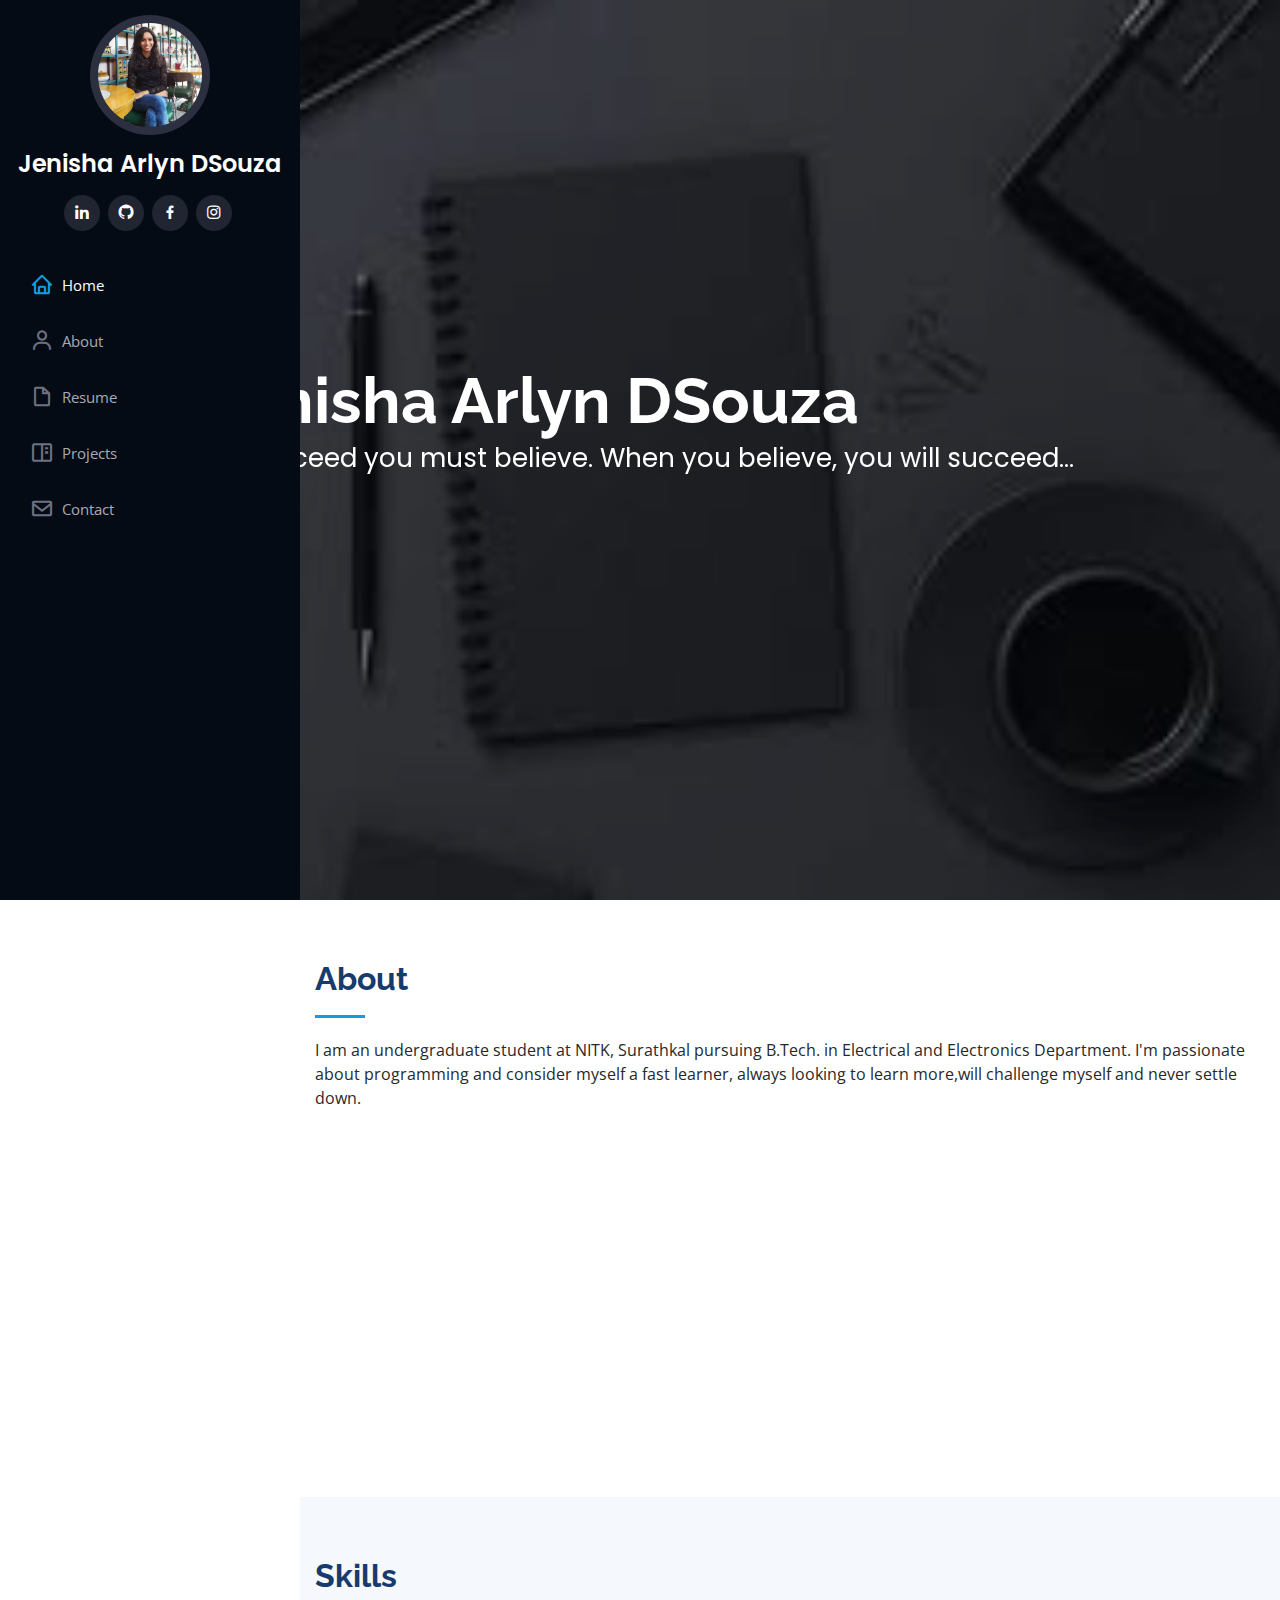
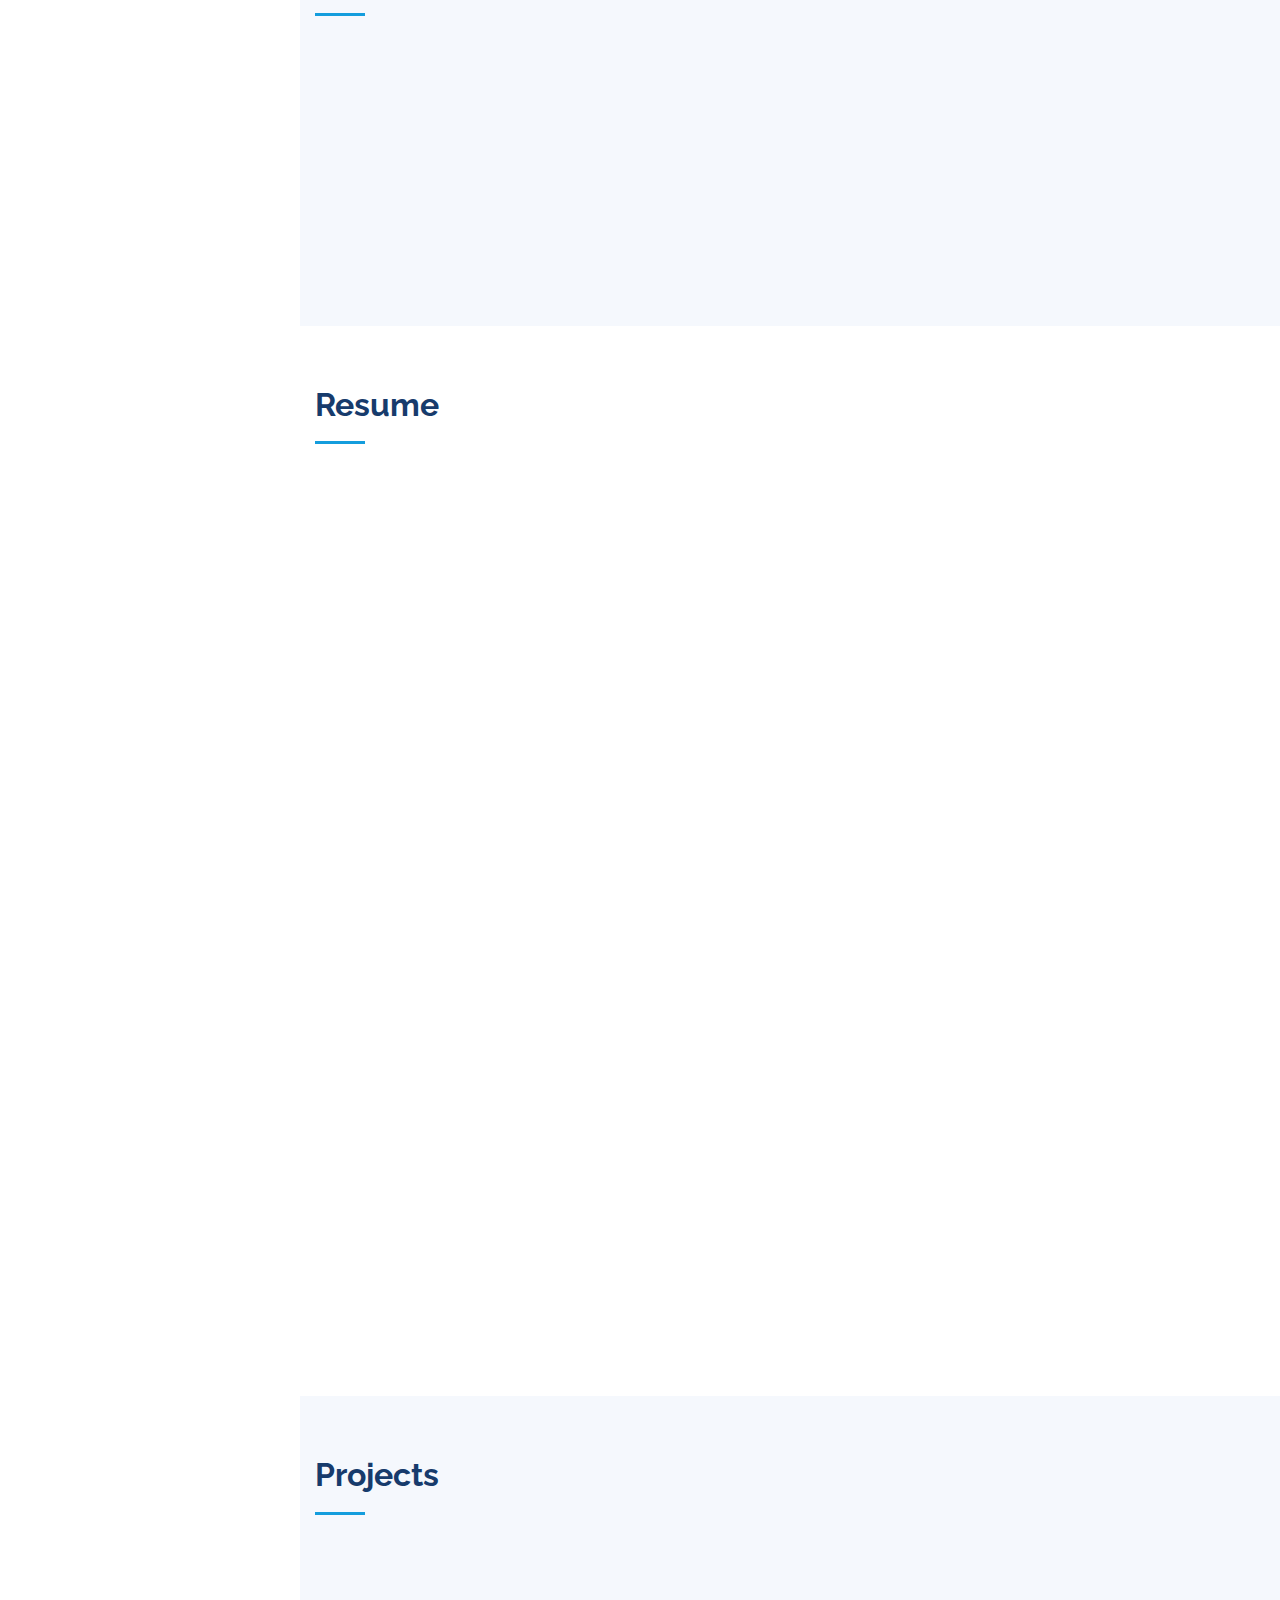
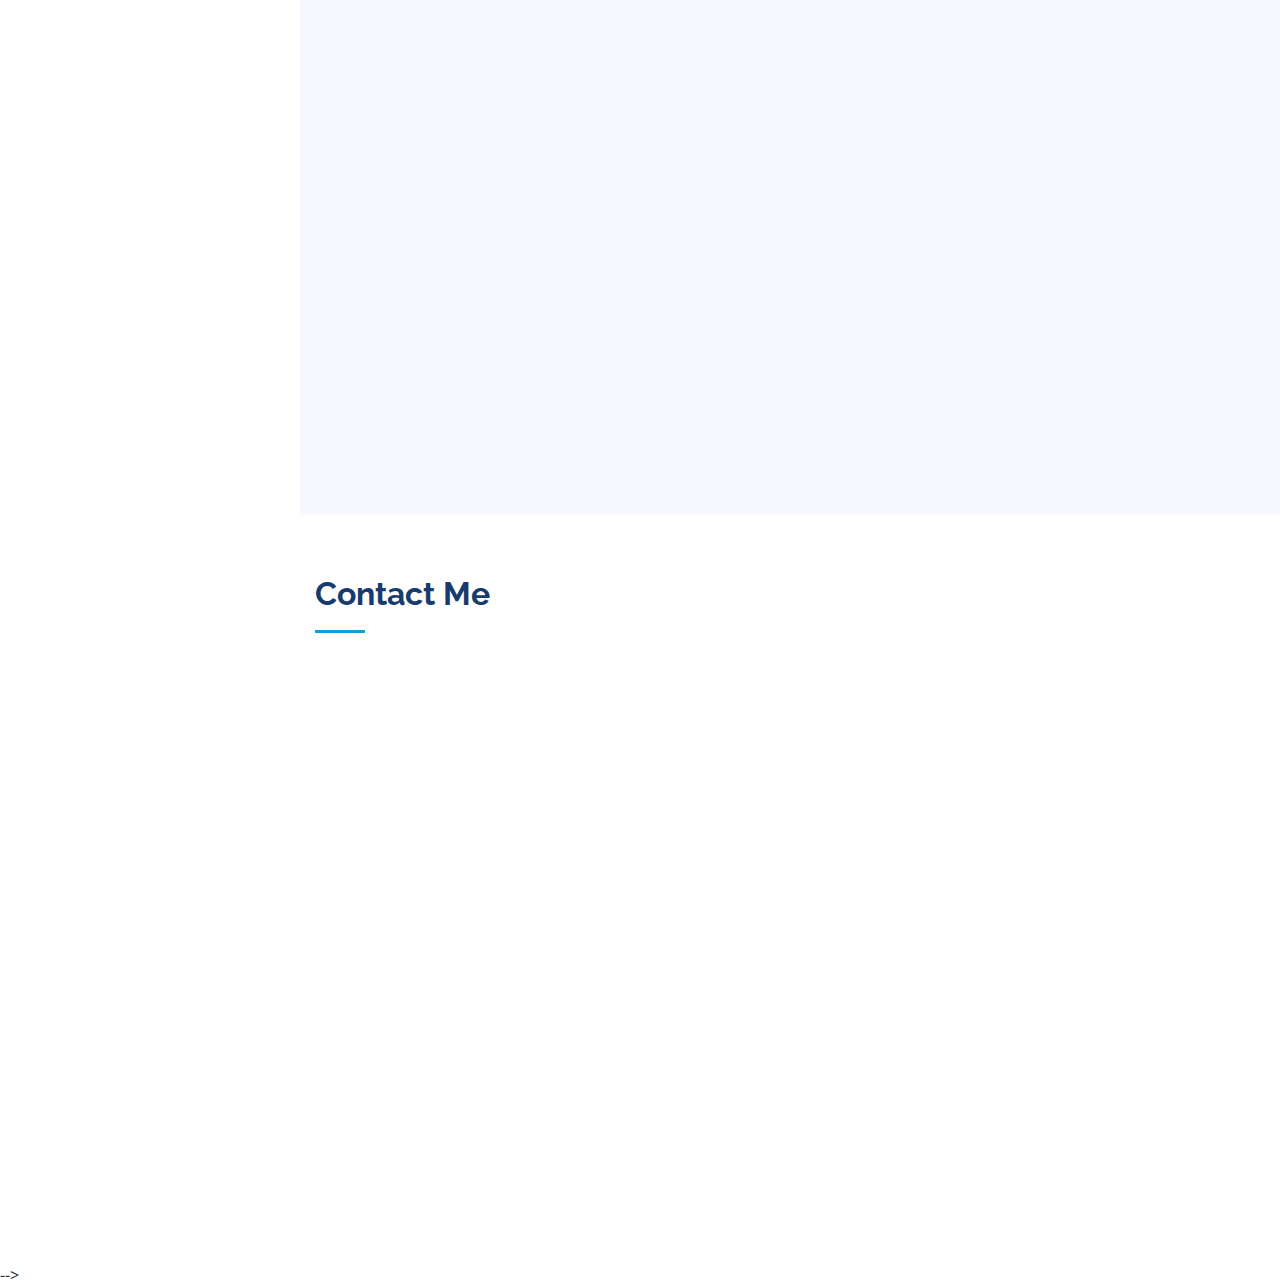
<file: index.html>
<!DOCTYPE html>
<html lang="en">

<head>
  <meta charset="utf-8">
  <meta content="width=device-width, initial-scale=1.0" name="viewport">

  <title>Portfolio Jenisha - Index</title>
  <meta content="" name="descriptison">
  <meta content="" name="keywords">

  <!-- Favicons -->
  <link href="assets/img/favicon.png" rel="icon">
  <link href="assets/img/apple-touch-icon.png" rel="apple-touch-icon">

  <!-- Google Fonts -->
  <link href="https://fonts.googleapis.com/css?family=Open+Sans:300,300i,400,400i,600,600i,700,700i|Raleway:300,300i,400,400i,500,500i,600,600i,700,700i|Poppins:300,300i,400,400i,500,500i,600,600i,700,700i" rel="stylesheet">

  <!-- Vendor CSS Files -->
  <link href="assets/vendor/bootstrap/css/bootstrap.min.css" rel="stylesheet">
  <link href="assets/vendor/icofont/icofont.min.css" rel="stylesheet">
  <link href="assets/vendor/boxicons/css/boxicons.min.css" rel="stylesheet">
  <link href="assets/vendor/venobox/venobox.css" rel="stylesheet">
  <link href="assets/vendor/owl.carousel/assets/owl.carousel.min.css" rel="stylesheet">
  <link href="assets/vendor/aos/aos.css" rel="stylesheet">

  <!-- Template Main CSS File -->
  <link href="assets/css/style.css" rel="stylesheet">

  <!-- =======================================================
  * Template Name: iPortfolio - v1.2.1
  * Template URL: https://bootstrapmade.com/iportfolio-bootstrap-portfolio-websites-template/
  * Author: BootstrapMade.com
  * License: https://bootstrapmade.com/license/
  ======================================================== -->
</head>

<body>

  <!-- ======= Mobile nav toggle button ======= -->
  <button type="button" class="mobile-nav-toggle d-xl-none"><i class="icofont-navigation-menu"></i></button>

  <!-- ======= Header ======= -->
  <header id="header">
    <div class="d-flex flex-column">

      <div class="profile">
        <img src="assets/img/profile-img.jpeg" alt="" class="img-fluid rounded-circle">
        <h1 class="text-light"><a href="index.html">Jenisha Arlyn DSouza</a></h1>
        <div class="social-links mt-3 text-center">
          <!-- <a href="#" class="twitter"><i class="bx bxl-twitter"></i></a> -->
          <a href="https://www.linkedin.com/in/jenisha-arlyn-dsouza/" class="linkedin"><i class="bx bxl-linkedin"></i></a>     
          <a href="https://github.com/jenny456" class="github"><i class="bx bxl-github"></i></a>
          <a href="https://www.facebook.com/jenisha.dsouza.5" class="facebook"><i class="bx bxl-facebook"></i></a>
          <a href="https://www.instagram.com/jenny_dsouza98/" class="instagram"><i class="bx bxl-instagram"></i></a>
        </div>
      </div>

      <nav class="nav-menu">
        <ul>
          <li class="active"><a href="index.html"><i class="bx bx-home"></i> <span>Home</span></a></li>
          <li><a href="#about"><i class="bx bx-user"></i> <span>About</span></a></li>
          <li><a href="#resume"><i class="bx bx-file-blank"></i> <span>Resume</span></a></li>
          <li><a href="#portfolio"><i class="bx bx-book-content"></i> Projects</a></li>
          <!-- <li><a href="#services"><i class="bx bx-server"></i> Services</a></li> -->
          <li><a href="#contact"><i class="bx bx-envelope"></i> Contact</a></li>

        </ul>
      </nav><!-- .nav-menu -->
      <button type="button" class="mobile-nav-toggle d-xl-none"><i class="icofont-navigation-menu"></i></button>

    </div>
  </header><!-- End Header -->

  <!-- ======= Home Section ======= -->
  <section id="hero" class="d-flex flex-column justify-content-center align-items-center">
    <div class="hero-container" data-aos="fade-in">
      <h1>Jenisha Arlyn DSouza</h1>
      <p>To succeed you must believe. When you believe, you will succeed...</p>
      <!-- <p><span class="typed" data-typed-items="To succeed you must believe. When you believe you will succeed,The past can't be changed;The future is in your power,If opportunity doesn't knock-build a door"></span></p> -->
    </div>
  </section><!-- End Hero -->

  <main id="main">

    <!-- ======= About Section ======= -->
    <section id="about" class="about">
      <div class="container">

        <div class="section-title">
          <h2>About</h2>
          <p>I am an undergraduate student at NITK, Surathkal pursuing B.Tech. in Electrical and Electronics Department. I'm
            passionate about programming and consider myself a fast learner, always looking to learn more,will challenge myself and never settle down.</p>
        </div>

        <div class="row">
          <div class="col-lg-4" data-aos="fade-right">
            <img src="assets/img/profile-img.jpeg" class="img-fluid" alt="">
          </div>
          <div class="col-lg-8 pt-4 pt-lg-0 content" data-aos="fade-left">
            <!-- <h3>UI/UX Designer &amp; Web Developer.</h3>
            <p class="font-italic">
              Lorem ipsum dolor sit amet, consectetur adipiscing elit, sed do eiusmod tempor incididunt ut labore et dolore
              magna aliqua.
            </p> -->
            <div class="row">
              <div class="col-lg-6">
                <ul>
                  <li><i class="icofont-rounded-right"></i> <strong>Birthday:</strong> 08 April 1998</li>
                  <!-- <li><i class="icofont-rounded-right"></i> <strong>Website:</strong> www.example.com</li> -->
                  <!-- <li><i class="icofont-rounded-right"></i> <strong>Phone:</strong> +123 456 7890</li> -->
                  
                  <li><i class="icofont-rounded-right"></i><strong>Degree:</strong> BTech</li>
                  <li><i class="icofont-rounded-right"></i><strong>Department:</strong>Electrical and Electronics Dept.</li>
                </ul>
              </div>
              <div class="col-lg-6">
                <ul>
                  <li><i class="icofont-rounded-right"></i> <strong>Age:</strong> 22</li>
                  <li><i class="icofont-rounded-right"></i> <strong>City:</strong> Mangalore</li>
                  <!-- <li><i class="icofont-rounded-right"></i> <strong>Degree:</strong> Master</li> -->
                  <li><i class="icofont-rounded-right"></i> <strong>Email:</strong> jennydsx1@gmail.com</li>
                  <!-- <li><i class="icofont-rounded-right"></i> <strong>Freelance:</strong> Available</li> -->
                </ul>
              </div>
            </div>
            <!-- <p>
              Officiis eligendi itaque labore et dolorum mollitia officiis optio vero. Quisquam sunt adipisci omnis et ut. Nulla accusantium dolor incidunt officia tempore. Et eius omnis.
              Cupiditate ut dicta maxime officiis quidem quia. Sed et consectetur qui quia repellendus itaque neque. Aliquid amet quidem ut quaerat cupiditate. Ab et eum qui repellendus omnis culpa magni laudantium dolores.
            </p> -->
          </div>
        </div>

      </div>
    </section><!-- End About Section -->

    <!-- ======= Facts Section ======= -->
    <!-- <section id="facts" class="facts">
      <div class="container">

        <div class="section-title">
          <h2>Facts</h2>
          <p>Magnam dolores commodi suscipit. Necessitatibus eius consequatur ex aliquid fuga eum quidem. Sit sint consectetur velit. Quisquam quos quisquam cupiditate. Et nemo qui impedit suscipit alias ea. Quia fugiat sit in iste officiis commodi quidem hic quas.</p>
        </div>

        <div class="row no-gutters">

          <div class="col-lg-3 col-md-6 d-md-flex align-items-md-stretch" data-aos="fade-up">
            <div class="count-box">
              <i class="icofont-simple-smile"></i>
              <span data-toggle="counter-up">232</span>
              <p><strong>Happy Clients</strong> consequuntur quae</p>
            </div>
          </div>

          <div class="col-lg-3 col-md-6 d-md-flex align-items-md-stretch" data-aos="fade-up" data-aos-delay="100">
            <div class="count-box">
              <i class="icofont-document-folder"></i>
              <span data-toggle="counter-up">521</span>
              <p><strong>Projects</strong> adipisci atque cum quia aut</p>
            </div>
          </div>

          <div class="col-lg-3 col-md-6 d-md-flex align-items-md-stretch" data-aos="fade-up" data-aos-delay="200">
            <div class="count-box">
              <i class="icofont-live-support"></i>
              <span data-toggle="counter-up">1,463</span>
              <p><strong>Hours Of Support</strong> aut commodi quaerat</p>
            </div>
          </div>

          <div class="col-lg-3 col-md-6 d-md-flex align-items-md-stretch" data-aos="fade-up" data-aos-delay="300">
            <div class="count-box">
              <i class="icofont-users-alt-5"></i>
              <span data-toggle="counter-up">15</span>
              <p><strong>Hard Workers</strong> rerum asperiores dolor</p>
            </div>
          </div>

        </div>

      </div>
    </section>End Facts Section -->

    <!-- ======= Skills Section ======= -->
    <section id="skills" class="skills section-bg">
      <div class="container">

        <div class="section-title">
          <h2>Skills</h2>
          <!-- <p>Magnam dolores commodi suscipit. Necessitatibus eius consequatur ex aliquid fuga eum quidem. Sit sint consectetur velit. Quisquam quos quisquam cupiditate. Et nemo qui impedit suscipit alias ea. Quia fugiat sit in iste officiis commodi quidem hic quas.</p> -->
        </div>

        <div class="row skills-content">

          <div class="col-lg-6" data-aos="fade-up">

            <div class="progress">
              <span class="skill">C++<i class="val">75%</i></span>
              <div class="progress-bar-wrap">
                <div class="progress-bar" role="progressbar" aria-valuenow="75" aria-valuemin="0" aria-valuemax="100"></div>
              </div>
            </div>

            <div class="progress">
              <span class="skill">HTML <i class="val">85%</i></span>
              <div class="progress-bar-wrap">
                <div class="progress-bar" role="progressbar" aria-valuenow="85" aria-valuemin="0" aria-valuemax="100"></div>
              </div>
            </div>

            <div class="progress">
              <span class="skill"> CSS <i class="val">80%</i></span>
              <div class="progress-bar-wrap">
                <div class="progress-bar" role="progressbar" aria-valuenow="80" aria-valuemin="0" aria-valuemax="100"></div>
              </div>
            </div>

            <div class="progress">
              <span class="skill">JAVASCRIPT <i class="val">70%</i></span>
              <div class="progress-bar-wrap">
                <div class="progress-bar" role="progressbar" aria-valuenow="70" aria-valuemin="0" aria-valuemax="100"></div>
              </div>
            </div>

          </div>

          <div class="col-lg-6" data-aos="fade-up" data-aos-delay="100">

            <div class="progress">
              <span class="skill">JAVA<i class="val">65%</i></span>
              <div class="progress-bar-wrap">
                <div class="progress-bar" role="progressbar" aria-valuenow="65" aria-valuemin="0" aria-valuemax="100"></div>
              </div>
            </div>

            <div class="progress">
              <span class="skill">PYTHON<i class="val">65%</i></span>
              <div class="progress-bar-wrap">
                <div class="progress-bar" role="progressbar" aria-valuenow="65" aria-valuemin="0" aria-valuemax="100"></div>
              </div>
            </div>

            <div class="progress">
              <span class="skill">ANGULAR <i class="val">70%</i></span>
              <div class="progress-bar-wrap">
                <div class="progress-bar" role="progressbar" aria-valuenow="70" aria-valuemin="0" aria-valuemax="100"></div>
              </div>
            </div>

            <div class="progress">
              <span class="skill">EXPRESS <i class="val">60%</i></span>
              <div class="progress-bar-wrap">
                <div class="progress-bar" role="progressbar" aria-valuenow="60" aria-valuemin="0" aria-valuemax="100"></div>
              </div>
            </div>

          </div>

        </div>

      </div>
    </section><!-- End Skills Section -->

    <!-- ======= Resume Section ======= -->
    <section id="resume" class="resume">
      <div class="container">

        <div class="section-title">
          <h2>Resume</h2>
          <!-- <p>Magnam dolores commodi suscipit. Necessitatibus eius consequatur ex aliquid fuga eum quidem. Sit sint consectetur velit. Quisquam quos quisquam cupiditate. Et nemo qui impedit suscipit alias ea. Quia fugiat sit in iste officiis commodi quidem hic quas.</p> -->
        </div>

        <div class="row">
          <div class="col-lg-6" data-aos="fade-up">
            <h3 class="resume-title">Summary</h3>
            <div class="resume-item pb-0">
              <h4>Jenisha Arlyn DSouza</h4>
              <p><em>I am an engineering student graduating from National Institute of Technology Karnataka, Surathkal. 
                As work will make up significant part of my life, I aspire to work in the most challenging areas..</em></p>
              <ul>
                <li>Mangalore,Karnataka</li>
                <!-- <li>(123) 456-7891</li> -->
                <li>jennydsx1@gmail.com</li>
              </ul>
            </div>

            <h3 class="resume-title">Education</h3>
            <div class="resume-item">
              <h4>Bachelor of Technology (Electrical and electronics Engineering)</h4>
              <h5>2016 - 2020</h5>
              <p><em>National Institute of Technology,Karnataka</em></p>
              <p><em><strong>CGPA:</strong> 8.55</em></p>
              <!-- <p>Qui deserunt veniam. Et sed aliquam labore tempore sed quisquam iusto autem sit. Ea vero voluptatum qui ut dignissimos deleniti nerada porti sand markend</p> -->
            </div>
            <div class="resume-item">
              <h4>Pre University Education</h4>
              <h5>2014 - 2016</h5>
              <p><em>S.D.P.T PU college,Kateel</em></p>
              <p><em><strong>Qualifying Percentage:</strong>98.67%</em></p>
              <!-- <p>Quia nobis sequi est occaecati aut. Repudiandae et iusto quae reiciendis et quis Eius vel ratione eius unde vitae rerum voluptates asperiores voluptatem Earum molestiae consequatur neque etlon sader mart dila</p> -->
            </div>          
            <div class="resume-item">
              <h4>Schooling</h4>
              <h5>2014</h5>
              <p><em>Maryvale School,Kinnigoli,Mangalore</em></p>
              <p><em><strong>Qualifying Percentage:</strong>95.05%</em></p>
            </div>
          </div>
          <div class="col-lg-6" data-aos="fade-up" data-aos-delay="100">
            <h3 class="resume-title">Professional Experience</h3>
            <div class="resume-item">
              <h4>Summer Internship</h4>
              <h5>May 2019 - July 2019</h5>
              <p><em>CITIBANK,India,Pune</em></p>
              <ul>
                <li>Worked as a software developer Intern for 2 months.</li>
                <li>Worked on a Full stack project(MEAN stack) </li>
                <li>To proactively monitor the performance of an application and to carry out health check of the application.</li>
                <!-- <li>Oversee the efficient use of production project budgets ranging from $2,000 - $25,000</li> -->
              </ul>
            </div>
            <div class="resume-item">
              <h4>Summer Internship</h4>
              <h5>May 2018 - June 2018</h5>
              <p><em>Fluxgen Engineering Technologies,Bangalore</em></p>
              <ul>
                <li>Fluxgen Engineering Technology is a start-up that is keen in developing engineering technologies for renewable energy systems.</li>
                <li>My project was Automated Waterflow Meter Readings.Developed a code that captures the images of the waterﬂow meter using Raspberry Pi and detects the reading of the meter. </li>
                <li>The Keras open source neural network library was used for number recognition</li>
                <li>The obtained waterﬂow meter data readings were updated in excel sheets along with time stamp</li>
              </ul>
            </div>
          </div>
        </div>

      </div>
    </section><!-- End Resume Section -->

    <!-- ======= Portfolio Section ======= -->
    <section id="portfolio" class="portfolio section-bg">
      <div class="container">

        <div class="section-title">
          <h2>Projects</h2>
          <!-- <p>Magnam dolores commodi suscipit. Necessitatibus eius consequatur ex aliquid fuga eum quidem. Sit sint consectetur velit. Quisquam quos quisquam cupiditate. Et nemo qui impedit suscipit alias ea. Quia fugiat sit in iste officiis commodi quidem hic quas.</p> -->
        </div>

        <div class="row" data-aos="fade-up">
          <div class="col-lg-12 d-flex justify-content-center">
            <ul id="portfolio-flters">
              <li data-filter="*" class="filter-active">All</li>                           
              <li data-filter=".filter-web">Web</li>
              <li data-filter=".filter-card">Data Science</li>
              <li data-filter=".filter-app">Other</li> 
            </ul>
          </div>
        </div>

        <div class="row portfolio-container" data-aos="fade-up" data-aos-delay="100">

          <!-- <div class="col-lg-4 col-md-6 portfolio-item filter-app">
            <div class="portfolio-wrap">
              <img src="assets/img/portfolio/portfolio-1.jpg" class="img-fluid" alt="">
              <div class="portfolio-links">
                <a href="assets/img/portfolio/portfolio-1.jpg" data-gall="portfolioGallery" class="venobox" title="App 1"><i class="bx bx-plus"></i></a>
                <a href="projects/portfolio-details.html" title="More Details"><i class="bx bx-link"></i></a>
              </div>
            </div>
          </div> -->

          <div class="col-lg-4 col-md-6 portfolio-item filter-web">
            <div class="portfolio-wrap">
              <img src="assets/img/Homepage.jpeg" class="img-fluid" alt="">
              <div class="portfolio-links">
                <!-- <a href="assets/img/portfolio/portfolio-2.jpg" data-gall="portfolioGallery" class="venobox" title="Web 3"><i class="bx bx-plus"></i></a> -->
                <a href="projects/eventregistration.html" target="_blank" title="More Details"><small>Event Registration Web app</small><i class="bx bx-folder-open"></i></a>
                <!-- <a href="eventregistration.html" title="More Details"><i class="bx bx-link"></i></a> -->
              </div>
            </div>
          </div>

          <div class="col-lg-4 col-md-6 portfolio-item filter-card">
            <div class="portfolio-wrap">
              <img src="assets/img/wfm1.jpg" class="img-fluid" alt="">
              <div class="portfolio-links">
                <!-- <a href="assets/img/portfolio/portfolio-7.jpg" data-gall="portfolioGallery" class="venobox" title="Card 1"><i class="bx bx-plus"></i></a> -->
                <a href="projects/wfm.html" target="_blank" title="More Details"><small>Automatic watermeter reading</small><i class="bx bx-folder-open"></i></a>
              </div>
            </div>
          </div>

          <div class="col-lg-4 col-md-6 portfolio-item filter-card">
            <div class="portfolio-wrap">
              <img src="assets/img/summary.png" class="img-fluid" alt="">
              <div class="portfolio-links">
                <!-- <a href="assets/img/portfolio/portfolio-3.jpg" data-gall="portfolioGallery" class="venobox" title="App 2"><i class="bx bx-plus"></i></a> -->
                <a href="projects/summary.html" target="-blank" title="More Details"><small>Summarisation and Sentiment analysis</small><i class="bx bx-folder-open"></i></a>
              </div>
            </div>
          </div>

          <div class="col-lg-4 col-md-6 portfolio-item filter-app">
            <div class="portfolio-wrap">
              <img src="assets/img/speech2.jpg" class="img-fluid" alt="">
              <div class="portfolio-links">
                <!-- <a href="assets/img/portfolio/portfolio-4.jpg" data-gall="portfolioGallery" class="venobox" title="Card 2"><i class="bx bx-plus"></i></a> -->
                <a href="projects/speech.html" target="_blank" title="More Details"><small>Digit Recognition from audio signals</small><i class="bx bx-folder-open"></i></a>
              </div>
            </div>
          </div>

          <div class="col-lg-4 col-md-6 portfolio-item filter-app">
            <div class="portfolio-wrap">
              <img src="assets/img/cp1.jpg" class="img-fluid" alt="">
              <div class="portfolio-links">
                <!-- <a href="assets/img/portfolio/portfolio-5.jpg" data-gall="portfolioGallery" class="venobox" title="Web 2"><i class="bx bx-plus"></i></a> -->
                <a href="projects/cp.html" title="More Details" target="_blank"><small>Competitive Coding</small><i class="bx bx-folder-open"></i></a>
              </div>
            </div>
          </div>
        </div>

      </div>
    </section><!-- End Portfolio Section -->

    <!-- ======= Services Section ======= -->
    <!-- <section id="services" class="services">
      <div class="container">

        <div class="section-title">
          <h2>Services</h2>
          <p>Magnam dolores commodi suscipit. Necessitatibus eius consequatur ex aliquid fuga eum quidem. Sit sint consectetur velit. Quisquam quos quisquam cupiditate. Et nemo qui impedit suscipit alias ea. Quia fugiat sit in iste officiis commodi quidem hic quas.</p>
        </div>

        <div class="row">
          <div class="col-lg-4 col-md-6 icon-box" data-aos="fade-up">
            <div class="icon"><i class="icofont-computer"></i></div>
            <h4 class="title"><a href="">Lorem Ipsum</a></h4>
            <p class="description">Voluptatum deleniti atque corrupti quos dolores et quas molestias excepturi sint occaecati cupiditate non provident</p>
          </div>
          <div class="col-lg-4 col-md-6 icon-box" data-aos="fade-up" data-aos-delay="100">
            <div class="icon"><i class="icofont-chart-bar-graph"></i></div>
            <h4 class="title"><a href="">Dolor Sitema</a></h4>
            <p class="description">Minim veniam, quis nostrud exercitation ullamco laboris nisi ut aliquip ex ea commodo consequat tarad limino ata</p>
          </div>
          <div class="col-lg-4 col-md-6 icon-box" data-aos="fade-up" data-aos-delay="200">
            <div class="icon"><i class="icofont-earth"></i></div>
            <h4 class="title"><a href="">Sed ut perspiciatis</a></h4>
            <p class="description">Duis aute irure dolor in reprehenderit in voluptate velit esse cillum dolore eu fugiat nulla pariatur</p>
          </div>
          <div class="col-lg-4 col-md-6 icon-box" data-aos="fade-up" data-aos-delay="300">
            <div class="icon"><i class="icofont-image"></i></div>
            <h4 class="title"><a href="">Magni Dolores</a></h4>
            <p class="description">Excepteur sint occaecat cupidatat non proident, sunt in culpa qui officia deserunt mollit anim id est laborum</p>
          </div>
          <div class="col-lg-4 col-md-6 icon-box" data-aos="fade-up" data-aos-delay="400">
            <div class="icon"><i class="icofont-settings"></i></div>
            <h4 class="title"><a href="">Nemo Enim</a></h4>
            <p class="description">At vero eos et accusamus et iusto odio dignissimos ducimus qui blanditiis praesentium voluptatum deleniti atque</p>
          </div>
          <div class="col-lg-4 col-md-6 icon-box" data-aos="fade-up" data-aos-delay="500">
            <div class="icon"><i class="icofont-tasks-alt"></i></div>
            <h4 class="title"><a href="">Eiusmod Tempor</a></h4>
            <p class="description">Et harum quidem rerum facilis est et expedita distinctio. Nam libero tempore, cum soluta nobis est eligendi</p>
          </div>
        </div>

      </div>
    </section>End Services Section -->

    <!-- ======= Testimonials Section ======= -->
    <!-- <section id="testimonials" class="testimonials section-bg">
      <div class="container">

        <div class="section-title">
          <h2>Testimonials</h2>
          <p>Magnam dolores commodi suscipit. Necessitatibus eius consequatur ex aliquid fuga eum quidem. Sit sint consectetur velit. Quisquam quos quisquam cupiditate. Et nemo qui impedit suscipit alias ea. Quia fugiat sit in iste officiis commodi quidem hic quas.</p>
        </div>

        <div class="owl-carousel testimonials-carousel">

          <div class="testimonial-item" data-aos="fade-up">
            <p>
              <i class="bx bxs-quote-alt-left quote-icon-left"></i>
              Proin iaculis purus consequat sem cure digni ssim donec porttitora entum suscipit rhoncus. Accusantium quam, ultricies eget id, aliquam eget nibh et. Maecen aliquam, risus at semper.
              <i class="bx bxs-quote-alt-right quote-icon-right"></i>
            </p>
            <img src="assets/img/testimonials/testimonials-1.jpg" class="testimonial-img" alt="">
            <h3>Saul Goodman</h3>
            <h4>Ceo &amp; Founder</h4>
          </div>

          <div class="testimonial-item" data-aos="fade-up" data-aos-delay="100">
            <p>
              <i class="bx bxs-quote-alt-left quote-icon-left"></i>
              Export tempor illum tamen malis malis eram quae irure esse labore quem cillum quid cillum eram malis quorum velit fore eram velit sunt aliqua noster fugiat irure amet legam anim culpa.
              <i class="bx bxs-quote-alt-right quote-icon-right"></i>
            </p>
            <img src="assets/img/testimonials/testimonials-2.jpg" class="testimonial-img" alt="">
            <h3>Sara Wilsson</h3>
            <h4>Designer</h4>
          </div>

          <div class="testimonial-item" data-aos="fade-up" data-aos-delay="200">
            <p>
              <i class="bx bxs-quote-alt-left quote-icon-left"></i>
              Enim nisi quem export duis labore cillum quae magna enim sint quorum nulla quem veniam duis minim tempor labore quem eram duis noster aute amet eram fore quis sint minim.
              <i class="bx bxs-quote-alt-right quote-icon-right"></i>
            </p>
            <img src="assets/img/testimonials/testimonials-3.jpg" class="testimonial-img" alt="">
            <h3>Jena Karlis</h3>
            <h4>Store Owner</h4>
          </div>

          <div class="testimonial-item" data-aos="fade-up" data-aos-delay="300">
            <p>
              <i class="bx bxs-quote-alt-left quote-icon-left"></i>
              Fugiat enim eram quae cillum dolore dolor amet nulla culpa multos export minim fugiat minim velit minim dolor enim duis veniam ipsum anim magna sunt elit fore quem dolore labore illum veniam.
              <i class="bx bxs-quote-alt-right quote-icon-right"></i>
            </p>
            <img src="assets/img/testimonials/testimonials-4.jpg" class="testimonial-img" alt="">
            <h3>Matt Brandon</h3>
            <h4>Freelancer</h4>
          </div>

          <div class="testimonial-item" data-aos="fade-up" data-aos-delay="400">
            <p>
              <i class="bx bxs-quote-alt-left quote-icon-left"></i>
              Quis quorum aliqua sint quem legam fore sunt eram irure aliqua veniam tempor noster veniam enim culpa labore duis sunt culpa nulla illum cillum fugiat legam esse veniam culpa fore nisi cillum quid.
              <i class="bx bxs-quote-alt-right quote-icon-right"></i>
            </p>
            <img src="assets/img/testimonials/testimonials-5.jpg" class="testimonial-img" alt="">
            <h3>John Larson</h3>
            <h4>Entrepreneur</h4>
          </div>

        </div>

      </div>
    </section>End Testimonials Section -->
    <section id="contact" class="contact">
      <div class="container">

        <div class="section-title">
          <h2>Contact Me</h2>
          <!-- <p>Tempted to reach out to me? I know you are! xD</p> -->
        </div>

        <div class="row" data-aos="fade-in">

          <div class="col-lg-5 d-flex align-items-stretch">
            <div class="info">
              <div class="address">
                <i class="icofont-google-map"></i>
                <h4>Location:</h4>
                <p>National Institute of Technology Karnataka, Surathkal</p>
              </div>

              <div class="email">
                <i class="icofont-envelope"></i>
                <h4>Email:</h4>
                <p>jennydsx1@gmail.com</p>
              </div>              
            </div>

          </div>

          <div class="col-lg-7 mt-5 mt-lg-0 d-flex align-items-stretch">
            <iframe src="https://www.google.com/maps/embed?pb=!1m18!1m12!1m3!1d3887.3872549730427!2d74.79212265045994!3d13.010993517487861!2m3!1f0!2f0!3f0!3m2!1i1024!2i768!4f13.1!3m3!1m2!1s0x3ba35211b768ac8f%3A0x6b1144ac2d5dadf3!2sNational%20Institute%20of%20Technology%20Karnataka%20Surathkal.!5e0!3m2!1sen!2sin!4v1586516338140!5m2!1sen!2sin" width="600" height="450" frameborder="0" style="border:0;" allowfullscreen="" aria-hidden="false" tabindex="0"></iframe>
          </div>

        </div>

      </div>
    </section><!-- End Contact Section -->

    <!-- ======= Contact Section ======= -->
    

  </main><!-- End #main -->

  <!-- ======= Footer ======= -->
  <!-- <footer id="footer">
    <div class="container">
      <div class="copyright">
        &copy; Copyright <strong><span>iPortfolio</span></strong>
      </div>
      <div class="credits">
        < All the links in the footer should remain intact. -->
        <!-- You can delete the links only if you purchased the pro version. -->
        <!-- Licensing information: https://bootstrapmade.com/license/ -->
        <!-- Purchase the pro version with working PHP/AJAX contact form: https://bootstrapmade.com/iportfolio-bootstrap-portfolio-websites-template/ -->
        <!-- Designed by <a href="https://bootstrapmade.com/">BootstrapMade</a> -->
      <!-- </div> -->
    <!-- </div> -->
  <!-- </footer> --> -->
  <!-- End  Footer -->

  <a href="#" class="back-to-top"><i class="icofont-simple-up"></i></a>

  <!-- Vendor JS Files -->
  <script src="assets/vendor/jquery/jquery.min.js"></script>
  <script src="assets/vendor/bootstrap/js/bootstrap.bundle.min.js"></script>
  <script src="assets/vendor/jquery.easing/jquery.easing.min.js"></script>
  <script src="assets/vendor/php-email-form/validate.js"></script>
  <script src="assets/vendor/waypoints/jquery.waypoints.min.js"></script>
  <script src="assets/vendor/counterup/counterup.min.js"></script>
  <script src="assets/vendor/isotope-layout/isotope.pkgd.min.js"></script>
  <script src="assets/vendor/venobox/venobox.min.js"></script>
  <script src="assets/vendor/owl.carousel/owl.carousel.min.js"></script>
  <script src="assets/vendor/typed.js/typed.min.js"></script>
  <script src="assets/vendor/aos/aos.js"></script>

  <!-- Template Main JS File -->
  <script src="assets/js/main.js"></script>

</body>

</html>
</file>
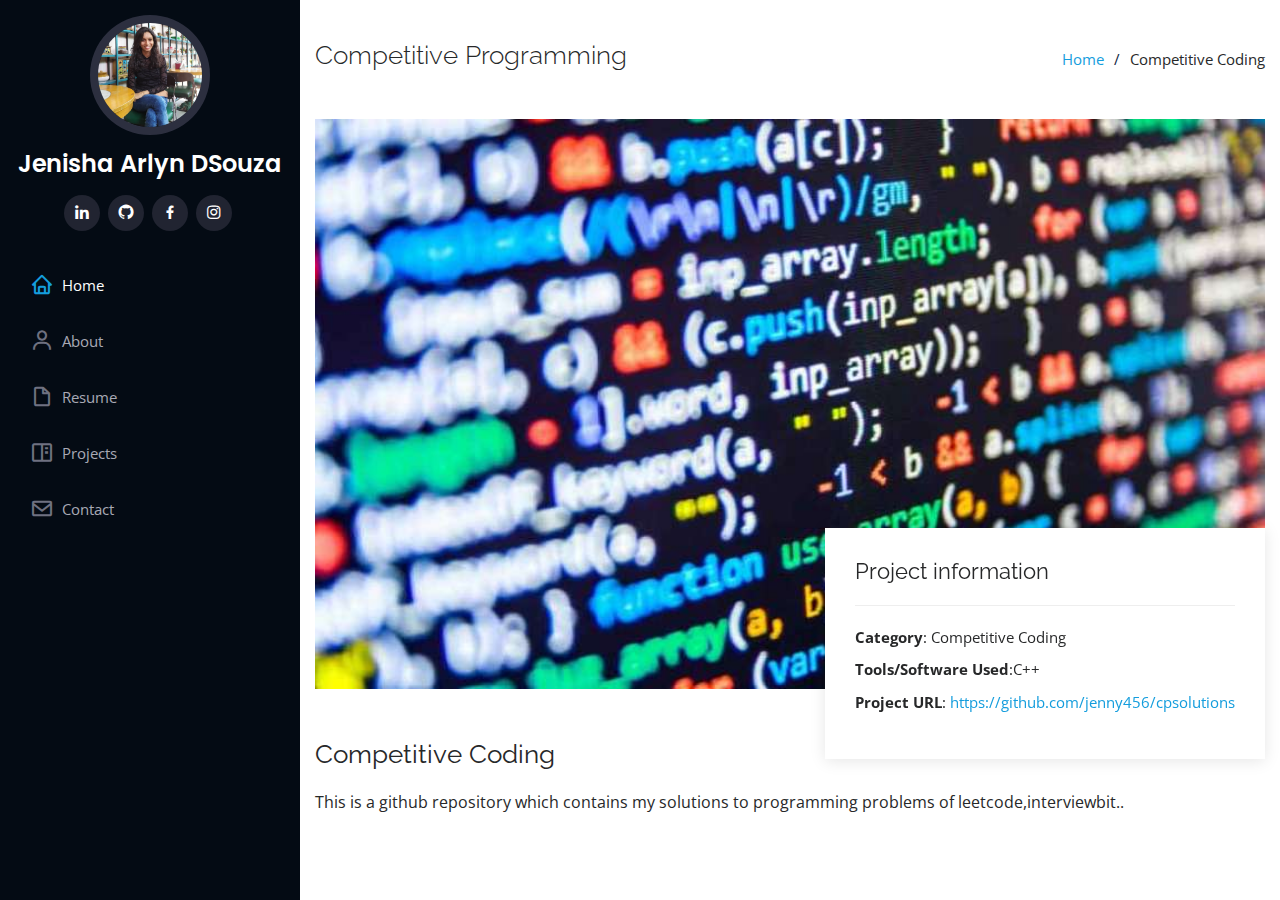
<file: projects/cp.html>
<!DOCTYPE html>
<html lang="en">

<head>
  <meta charset="utf-8">
  <meta content="width=device-width, initial-scale=1.0" name="viewport">

  <title>Project Details-cp</title>
  <meta content="" name="descriptison">
  <meta content="" name="keywords">

  <!-- Favicons -->
  <link href="../assets/img/favicon.png" rel="icon">
  <link href="../assets/img/apple-touch-icon.png" rel="apple-touch-icon">

  <!-- Google Fonts -->
  <link href="https://fonts.googleapis.com/css?family=Open+Sans:300,300i,400,400i,600,600i,700,700i|Raleway:300,300i,400,400i,500,500i,600,600i,700,700i|Poppins:300,300i,400,400i,500,500i,600,600i,700,700i" rel="stylesheet">

  <!-- Vendor CSS Files -->
  <link href="../assets/vendor/bootstrap/css/bootstrap.min.css" rel="stylesheet">
  <link href="../assets/vendor/icofont/icofont.min.css" rel="stylesheet">
  <link href="../assets/vendor/boxicons/css/boxicons.min.css" rel="stylesheet">
  <link href="../assets/vendor/venobox/venobox.css" rel="stylesheet">
  <link href="../assets/vendor/owl.carousel/assets/owl.carousel.min.css" rel="stylesheet">
  <link href="../assets/vendor/aos/aos.css" rel="stylesheet">

  <!-- Template Main CSS File -->
  <link href="../assets/css/style.css" rel="stylesheet">

  <!-- =======================================================
  * Template Name: iPortfolio - v1.2.1
  * Template URL: https://bootstrapmade.com/iportfolio-bootstrap-portfolio-websites-template/
  * Author: BootstrapMade.com
  * License: https://bootstrapmade.com/license/
  ======================================================== -->
</head>

<body>

  <!-- ======= Mobile nav toggle button ======= -->
  <button type="button" class="mobile-nav-toggle d-xl-none"><i class="icofont-navigation-menu"></i></button>

  <!-- ======= Header ======= -->
  <header id="header">
    <div class="d-flex flex-column">

      <div class="profile">
        <img src="../assets/img/profile-img.jpeg" alt="" class="img-fluid rounded-circle">
        <h1 class="text-light"><a href="../index.html">Jenisha Arlyn DSouza</a></h1>
        <div class="social-links mt-3 text-center">     
          <a href="https://www.linkedin.com/in/jenisha-arlyn-dsouza/" class="linkedin"><i class="bx bxl-linkedin"></i></a>     
          <a href="https://github.com/jenny456" class="github"><i class="bx bxl-github"></i></a>
          <a href="https://www.facebook.com/jenisha.dsouza.5" class="facebook"><i class="bx bxl-facebook"></i></a>
          <a href="https://www.instagram.com/jenny_dsouza98/" class="instagram"><i class="bx bxl-instagram"></i></a>
          <!-- <a href="#" class="google-plus"><i class="bx bxl-skype"></i></a> -->
          
        </div>
      </div>

      <nav class="nav-menu">
        <ul>
          <li class="active"><a href="index.html"><i class="bx bx-home"></i> <span>Home</span></a></li>
          <li><a href="../index.html"><i class="bx bx-user"></i> <span>About</span></a></li>
          <li><a href="../index.html"><i class="bx bx-file-blank"></i> <span>Resume</span></a></li>
          <li><a href="../index.html"><i class="bx bx-book-content"></i> Projects</a></li>
          <li><a href="../index.html"><i class="bx bx-envelope"></i> Contact</a></li>

        </ul>
      </nav><!-- .nav-menu -->
      <button type="button" class="mobile-nav-toggle d-xl-none"><i class="icofont-navigation-menu"></i></button>

    </div>
  </header><!-- End Header -->

  <main id="main">

    <!-- ======= Breadcrumbs ======= -->
    <section id="breadcrumbs" class="breadcrumbs">
      <div class="container">

        <div class="d-flex justify-content-between align-items-center">
          <h2>Competitive Programming</h2>
          <ol>
            <li><a href="../index.html">Home</a></li>
            <li>Competitive Coding</li>
          </ol>
        </div>

      </div>
    </section><!-- End Breadcrumbs -->

    <!-- ======= Portfolio Details Section ======= -->
    <section id="portfolio-details" class="portfolio-details">
      <div class="container">

        <div class="portfolio-details-container">

          <div class="owl-carousel portfolio-details-carousel">
            <img src="../assets/img/cp1.jpg" class="img-fluid" alt="">
            <!-- <img src="../assets/img/FormValidation.jpeg" class="img-fluid" alt=""> -->
            <!-- <img src="../assets/img/Form.jpeg" class="img-fluid" alt=""> -->
            <!-- <img src="assets/img/SubmissionForm.jpeg" class="img-fluid" alt=""> -->
            <!-- <img src="assets/img/Preview.jpeg" class="img-fluid" alt=""> -->
            <!-- <img src="../assets/img/Login.jpeg" class="img-fluid" alt=""> -->
            <!-- <img src="../assets/img/admin2.jpeg" class="img-fluid" alt=""> -->
          </div>

          <div class="portfolio-info">
            <h3>Project information</h3>
            <ul>
              <li><strong>Category</strong>: Competitive Coding</li>
              <li><strong>Tools/Software Used</strong>:C++</li>
              <!-- <li><strong>Project date</strong>: May, 2020</li> -->
              <li><strong>Project URL</strong>: <a href="https://github.com/jenny456/cpsolutions">https://github.com/jenny456/cpsolutions</a></li>
            </ul>
          </div>

        </div>

        <div class="portfolio-description">
          <h2>Competitive Coding</h2>
          <p>
            This is a github repository which contains my solutions to programming problems of leetcode,interviewbit..
          </p>
        </div>

      </div>
    </section><!-- End Portfolio Details Section -->

  </main><!-- End #main -->

  <!-- ======= Footer ======= -->
  <!-- <footer id="footer">
    <div class="container">
      <div class="copyright">
        &copy; Copyright <strong><span>iPortfolio</span></strong>
      </div>
      <div class="credits"> -->
        <!-- All the links in the footer should remain intact. -->
        <!-- You can delete the links only if you purchased the pro version. -->
        <!-- Licensing information: https://bootstrapmade.com/license/ -->
        <!-- Purchase the pro version with working PHP/AJAX contact form: https://bootstrapmade.com/iportfolio-bootstrap-portfolio-websites-template/ -->
        <!-- Designed by <a href="https://bootstrapmade.com/">BootstrapMade</a>
      </div>
    </div> -->
  <!-- </footer>End  Footer -->

  <a href="#" class="back-to-top"><i class="icofont-simple-up"></i></a>

  <!-- Vendor JS Files -->
  <script src="../assets/vendor/jquery/jquery.min.js"></script>
  <script src="../assets/vendor/bootstrap/js/bootstrap.bundle.min.js"></script>
  <script src="../assets/vendor/jquery.easing/jquery.easing.min.js"></script>
  <script src="../assets/vendor/php-email-form/validate.js"></script>
  <script src="../assets/vendor/waypoints/jquery.waypoints.min.js"></script>
  <script src="../assets/vendor/counterup/counterup.min.js"></script>
  <script src="../assets/vendor/isotope-layout/isotope.pkgd.min.js"></script>
  <script src="../assets/vendor/venobox/venobox.min.js"></script>
  <script src="../assets/vendor/owl.carousel/owl.carousel.min.js"></script>
  <script src="../assets/vendor/typed.js/typed.min.js"></script>
  <script src="../assets/vendor/aos/aos.js"></script>

  <!-- Template Main JS File -->
  <script src="../assets/js/main.js"></script>

</body>

</html>
</file>
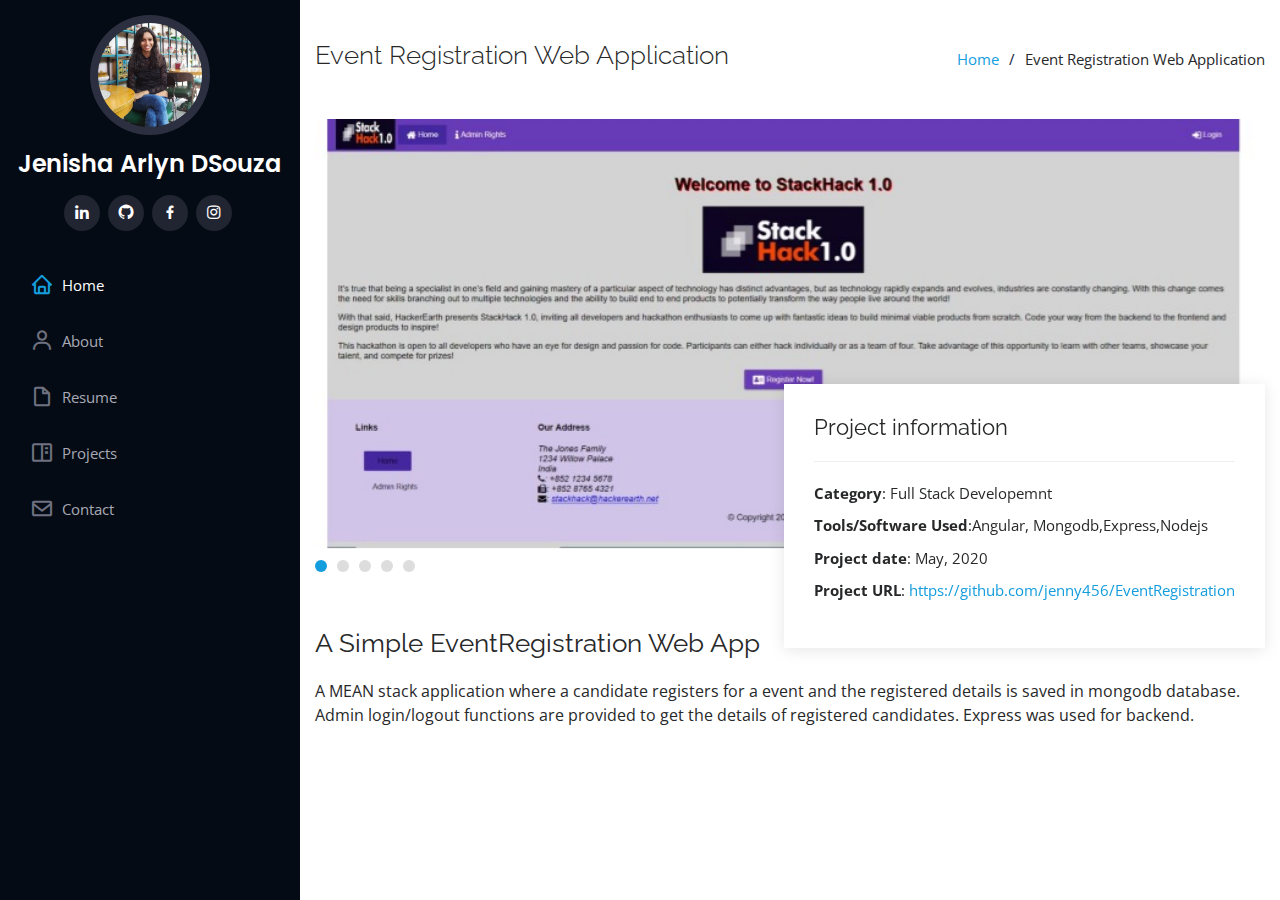
<file: projects/eventregistration.html>
<!DOCTYPE html>
<html lang="en">

<head>
  <meta charset="utf-8">
  <meta content="width=device-width, initial-scale=1.0" name="viewport">

  <title>Project Details-web app</title>
  <meta content="" name="descriptison">
  <meta content="" name="keywords">

  <!-- Favicons -->
  <link href="../assets/img/favicon.png" rel="icon">
  <link href="../assets/img/apple-touch-icon.png" rel="apple-touch-icon">

  <!-- Google Fonts -->
  <link href="https://fonts.googleapis.com/css?family=Open+Sans:300,300i,400,400i,600,600i,700,700i|Raleway:300,300i,400,400i,500,500i,600,600i,700,700i|Poppins:300,300i,400,400i,500,500i,600,600i,700,700i" rel="stylesheet">

  <!-- Vendor CSS Files -->
  <link href="../assets/vendor/bootstrap/css/bootstrap.min.css" rel="stylesheet">
  <link href="../assets/vendor/icofont/icofont.min.css" rel="stylesheet">
  <link href="../assets/vendor/boxicons/css/boxicons.min.css" rel="stylesheet">
  <link href="../assets/vendor/venobox/venobox.css" rel="stylesheet">
  <link href="../assets/vendor/owl.carousel/assets/owl.carousel.min.css" rel="stylesheet">
  <link href="../assets/vendor/aos/aos.css" rel="stylesheet">

  <!-- Template Main CSS File -->
  <link href="../assets/css/style.css" rel="stylesheet">

  <!-- =======================================================
  * Template Name: iPortfolio - v1.2.1
  * Template URL: https://bootstrapmade.com/iportfolio-bootstrap-portfolio-websites-template/
  * Author: BootstrapMade.com
  * License: https://bootstrapmade.com/license/
  ======================================================== -->
</head>

<body>

  <!-- ======= Mobile nav toggle button ======= -->
  <button type="button" class="mobile-nav-toggle d-xl-none"><i class="icofont-navigation-menu"></i></button>

  <!-- ======= Header ======= -->
  <header id="header">
    <div class="d-flex flex-column">

      <div class="profile">
        <img src="../assets/img/profile-img.jpeg" alt="" class="img-fluid rounded-circle">
        <h1 class="text-light"><a href="../index.html">Jenisha Arlyn DSouza</a></h1>
        <div class="social-links mt-3 text-center">     
          <a href="https://www.linkedin.com/in/jenisha-arlyn-dsouza/" class="linkedin"><i class="bx bxl-linkedin"></i></a>     
          <a href="https://github.com/jenny456" class="github"><i class="bx bxl-github"></i></a>
          <a href="https://www.facebook.com/jenisha.dsouza.5" class="facebook"><i class="bx bxl-facebook"></i></a>
          <a href="https://www.instagram.com/jenny_dsouza98/" class="instagram"><i class="bx bxl-instagram"></i></a>
          <!-- <a href="#" class="google-plus"><i class="bx bxl-skype"></i></a> -->
          
        </div>
      </div>

      <nav class="nav-menu">
        <ul>
          <li class="active"><a href="index.html"><i class="bx bx-home"></i> <span>Home</span></a></li>
          <li><a href="../index.html"><i class="bx bx-user"></i> <span>About</span></a></li>
          <li><a href="../index.html"><i class="bx bx-file-blank"></i> <span>Resume</span></a></li>
          <li><a href="../index.html"><i class="bx bx-book-content"></i> Projects</a></li>
          <li><a href="../index.html"><i class="bx bx-envelope"></i> Contact</a></li>

        </ul>
      </nav><!-- .nav-menu -->
      <button type="button" class="mobile-nav-toggle d-xl-none"><i class="icofont-navigation-menu"></i></button>

    </div>
  </header><!-- End Header -->

  <main id="main">

    <!-- ======= Breadcrumbs ======= -->
    <section id="breadcrumbs" class="breadcrumbs">
      <div class="container">

        <div class="d-flex justify-content-between align-items-center">
          <h2>Event Registration Web Application</h2>
          <ol>
            <li><a href="../index.html">Home</a></li>
            <li>Event Registration Web Application</li>
          </ol>
        </div>

      </div>
    </section><!-- End Breadcrumbs -->

    <!-- ======= Portfolio Details Section ======= -->
    <section id="portfolio-details" class="portfolio-details">
      <div class="container">

        <div class="portfolio-details-container">

          <div class="owl-carousel portfolio-details-carousel">
            <img src="../assets/img/Homepage.jpeg" class="img-fluid" alt="">
            <img src="../assets/img/FormValidation.jpeg" class="img-fluid" alt="">
            <img src="../assets/img/Form.jpeg" class="img-fluid" alt="">
            <!-- <img src="assets/img/SubmissionForm.jpeg" class="img-fluid" alt=""> -->
            <!-- <img src="assets/img/Preview.jpeg" class="img-fluid" alt=""> -->
            <img src="../assets/img/Login.jpeg" class="img-fluid" alt="">
            <img src="../assets/img/admin2.jpeg" class="img-fluid" alt="">
          </div>

          <div class="portfolio-info">
            <h3>Project information</h3>
            <ul>
              <li><strong>Category</strong>: Full Stack Developemnt</li>
              <li><strong>Tools/Software Used</strong>:Angular,
                Mongodb,Express,Nodejs</li>
              <li><strong>Project date</strong>: May, 2020</li>
              <li><strong>Project URL</strong>: <a href="https://github.com/jenny456/EventRegistration">https://github.com/jenny456/EventRegistration</a></li>
            </ul>
          </div>

        </div>

        <div class="portfolio-description">
          <h2>A Simple EventRegistration Web App</h2>
          <p>
            A MEAN stack application where a candidate registers for a event and the registered details is saved in mongodb database. Admin login/logout functions
            are provided to get the details of registered candidates. Express was used for backend.
          </p>
        </div>

      </div>
    </section><!-- End Portfolio Details Section -->

  </main><!-- End #main -->

  <!-- ======= Footer ======= -->
  <!-- <footer id="footer">
    <div class="container">
      <div class="copyright">
        &copy; Copyright <strong><span>iPortfolio</span></strong>
      </div>
      <div class="credits"> -->
        <!-- All the links in the footer should remain intact. -->
        <!-- You can delete the links only if you purchased the pro version. -->
        <!-- Licensing information: https://bootstrapmade.com/license/ -->
        <!-- Purchase the pro version with working PHP/AJAX contact form: https://bootstrapmade.com/iportfolio-bootstrap-portfolio-websites-template/ -->
        <!-- Designed by <a href="https://bootstrapmade.com/">BootstrapMade</a>
      </div>
    </div>
  </footer>End  Footer -->

  <a href="#" class="back-to-top"><i class="icofont-simple-up"></i></a>

  <!-- Vendor JS Files -->
  <script src="../assets/vendor/jquery/jquery.min.js"></script>
  <script src="../assets/vendor/bootstrap/js/bootstrap.bundle.min.js"></script>
  <script src="../assets/vendor/jquery.easing/jquery.easing.min.js"></script>
  <script src="../assets/vendor/php-email-form/validate.js"></script>
  <script src="../assets/vendor/waypoints/jquery.waypoints.min.js"></script>
  <script src="../assets/vendor/counterup/counterup.min.js"></script>
  <script src="../assets/vendor/isotope-layout/isotope.pkgd.min.js"></script>
  <script src="../assets/vendor/venobox/venobox.min.js"></script>
  <script src="../assets/vendor/owl.carousel/owl.carousel.min.js"></script>
  <script src="../assets/vendor/typed.js/typed.min.js"></script>
  <script src="../assets/vendor/aos/aos.js"></script>

  <!-- Template Main JS File -->
  <script src="../assets/js/main.js"></script>

</body>

</html>
</file>
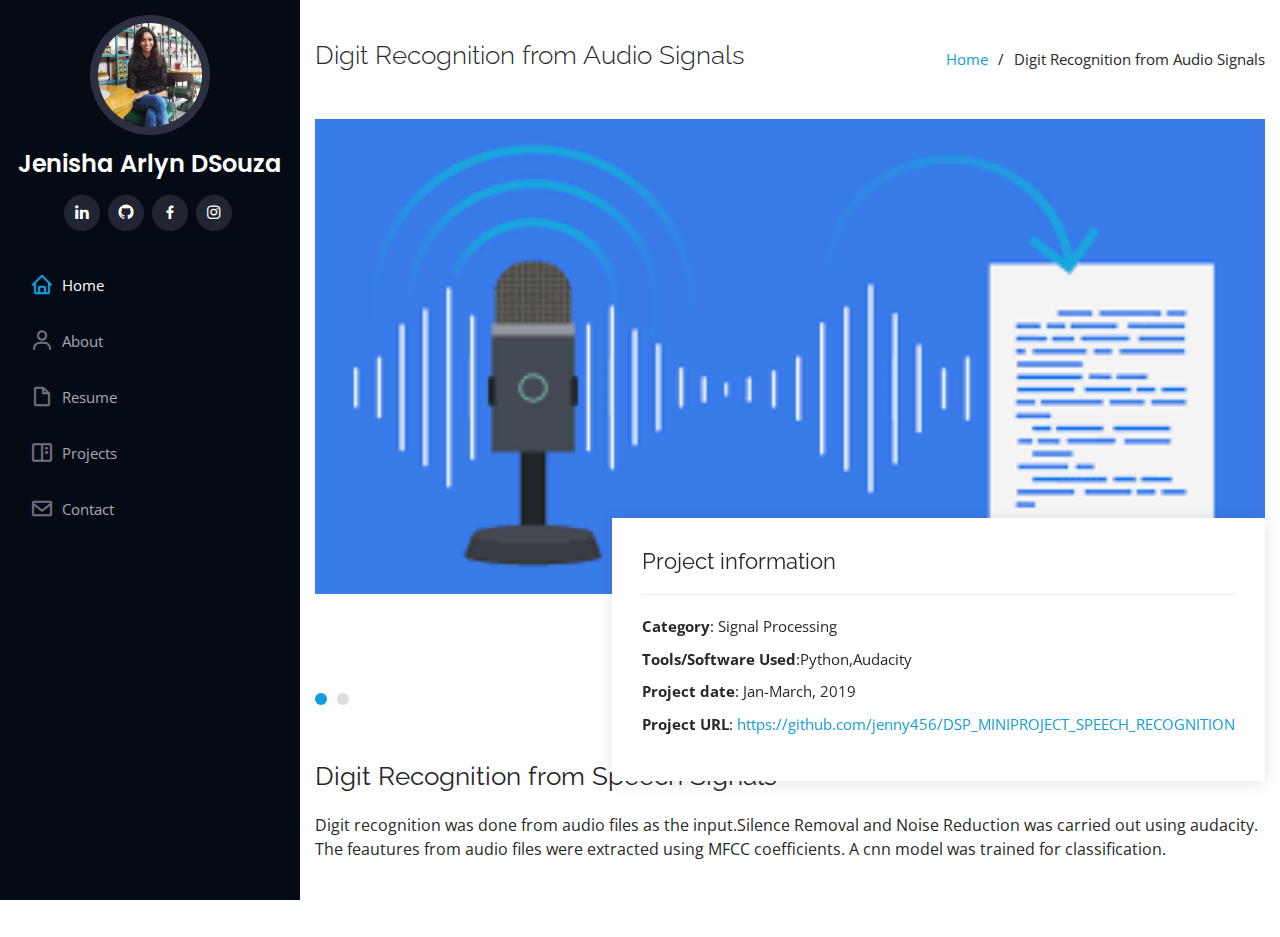
<file: projects/speech.html>
<!DOCTYPE html>
<html lang="en">

<head>
  <meta charset="utf-8">
  <meta content="width=device-width, initial-scale=1.0" name="viewport">

  <title>Project Details-sppech reg</title>
  <meta content="" name="descriptison">
  <meta content="" name="keywords">

  <!-- Favicons -->
  <link href="../assets/img/favicon.png" rel="icon">
  <link href="../assets/img/apple-touch-icon.png" rel="apple-touch-icon">

  <!-- Google Fonts -->
  <link href="https://fonts.googleapis.com/css?family=Open+Sans:300,300i,400,400i,600,600i,700,700i|Raleway:300,300i,400,400i,500,500i,600,600i,700,700i|Poppins:300,300i,400,400i,500,500i,600,600i,700,700i" rel="stylesheet">

  <!-- Vendor CSS Files -->
  <link href="../assets/vendor/bootstrap/css/bootstrap.min.css" rel="stylesheet">
  <link href="../assets/vendor/icofont/icofont.min.css" rel="stylesheet">
  <link href="../assets/vendor/boxicons/css/boxicons.min.css" rel="stylesheet">
  <link href="../assets/vendor/venobox/venobox.css" rel="stylesheet">
  <link href="../assets/vendor/owl.carousel/assets/owl.carousel.min.css" rel="stylesheet">
  <link href="../assets/vendor/aos/aos.css" rel="stylesheet">

  <!-- Template Main CSS File -->
  <link href="../assets/css/style.css" rel="stylesheet">

  <!-- =======================================================
  * Template Name: iPortfolio - v1.2.1
  * Template URL: https://bootstrapmade.com/iportfolio-bootstrap-portfolio-websites-template/
  * Author: BootstrapMade.com
  * License: https://bootstrapmade.com/license/
  ======================================================== -->
</head>

<body>

  <!-- ======= Mobile nav toggle button ======= -->
  <button type="button" class="mobile-nav-toggle d-xl-none"><i class="icofont-navigation-menu"></i></button>

  <!-- ======= Header ======= -->
  <header id="header">
    <div class="d-flex flex-column">

      <div class="profile">
        <img src="../assets/img/profile-img.jpeg" alt="" class="img-fluid rounded-circle">
        <h1 class="text-light"><a href="../index.html">Jenisha Arlyn DSouza</a></h1>
        <div class="social-links mt-3 text-center">     
          <a href="https://www.linkedin.com/in/jenisha-arlyn-dsouza/" class="linkedin"><i class="bx bxl-linkedin"></i></a>     
          <a href="https://github.com/jenny456" class="github"><i class="bx bxl-github"></i></a>
          <a href="https://www.facebook.com/jenisha.dsouza.5" class="facebook"><i class="bx bxl-facebook"></i></a>
          <a href="https://www.instagram.com/jenny_dsouza98/" class="instagram"><i class="bx bxl-instagram"></i></a>
          <!-- <a href="#" class="google-plus"><i class="bx bxl-skype"></i></a> -->
          
        </div>
      </div>

      <nav class="nav-menu">
        <ul>
          <li class="active"><a href="index.html"><i class="bx bx-home"></i> <span>Home</span></a></li>
          <li><a href="../index.html"><i class="bx bx-user"></i> <span>About</span></a></li>
          <li><a href="../index.html"><i class="bx bx-file-blank"></i> <span>Resume</span></a></li>
          <li><a href="../index.html"><i class="bx bx-book-content"></i> Projects</a></li>
          <li><a href="../index.html"><i class="bx bx-envelope"></i> Contact</a></li>

        </ul>
      </nav><!-- .nav-menu -->
      <button type="button" class="mobile-nav-toggle d-xl-none"><i class="icofont-navigation-menu"></i></button>

    </div>
  </header><!-- End Header -->

  <main id="main">

    <!-- ======= Breadcrumbs ======= -->
    <section id="breadcrumbs" class="breadcrumbs">
      <div class="container">

        <div class="d-flex justify-content-between align-items-center">
          <h2>Digit Recognition from Audio Signals</h2>
          <ol>
            <li><a href="../index.html">Home</a></li>
            <li>Digit Recognition from Audio Signals</li>
          </ol>
        </div>

      </div>
    </section><!-- End Breadcrumbs -->

    <!-- ======= Portfolio Details Section ======= -->
    <section id="portfolio-details" class="portfolio-details">
      <div class="container">

        <div class="portfolio-details-container">

          <div class="owl-carousel portfolio-details-carousel">
            <img src="../assets/img/speech1.png" class="img-fluid" alt="">
            <img src="../assets/img/Speech.png" class="img-fluid" alt="">
            <!-- <img src="../assets/img/Form.jpeg" class="img-fluid" alt=""> -->
            <!-- <img src="assets/img/SubmissionForm.jpeg" class="img-fluid" alt=""> -->
            <!-- <img src="assets/img/Preview.jpeg" class="img-fluid" alt=""> -->
            <!-- <img src="../assets/img/Login.jpeg" class="img-fluid" alt=""> -->
            <!-- <img src="../assets/img/admin2.jpeg" class="img-fluid" alt=""> -->
          </div>

          <div class="portfolio-info">
            <h3>Project information</h3>
            <ul>
              <li><strong>Category</strong>: Signal Processing</li>
              <li><strong>Tools/Software Used</strong>:Python,Audacity</li>
              <li><strong>Project date</strong>: Jan-March, 2019</li>
              <li><strong>Project URL</strong>: <a href="https://github.com/jenny456/DSP_MINIPROJECT_SPEECH_RECOGNITION">https://github.com/jenny456/DSP_MINIPROJECT_SPEECH_RECOGNITION</a></li>
            </ul>
          </div>

        </div>

        <div class="portfolio-description">
          <h2>Digit Recognition from Speech Signals</h2>
          <p>
            Digit recognition was done from audio ﬁles as the input.Silence Removal and Noise Reduction was carried out using audacity.
            The feautures from audio ﬁles were extracted using MFCC coeﬃcients. A cnn model was trained for classiﬁcation.         </p>
        </div>

      </div>
    </section><!-- End Portfolio Details Section -->

  </main><!-- End #main -->

  <!-- ======= Footer ======= -->
  <!-- <footer id="footer">
    <div class="container">
      <div class="copyright">
        &copy; Copyright <strong><span>iPortfolio</span></strong>
      </div>
      <div class="credits"> -->
        <!-- All the links in the footer should remain intact. -->
        <!-- You can delete the links only if you purchased the pro version. -->
        <!-- Licensing information: https://bootstrapmade.com/license/ -->
        <!-- Purchase the pro version with working PHP/AJAX contact form: https://bootstrapmade.com/iportfolio-bootstrap-portfolio-websites-template/ -->
        <!-- Designed by <a href="https://bootstrapmade.com/">BootstrapMade</a> -->
      <!-- </div>
    </div>
  </footer>End  Footer -->

  <a href="#" class="back-to-top"><i class="icofont-simple-up"></i></a>

  <!-- Vendor JS Files -->
  <script src="../assets/vendor/jquery/jquery.min.js"></script>
  <script src="../assets/vendor/bootstrap/js/bootstrap.bundle.min.js"></script>
  <script src="../assets/vendor/jquery.easing/jquery.easing.min.js"></script>
  <script src="../assets/vendor/php-email-form/validate.js"></script>
  <script src="../assets/vendor/waypoints/jquery.waypoints.min.js"></script>
  <script src="../assets/vendor/counterup/counterup.min.js"></script>
  <script src="../assets/vendor/isotope-layout/isotope.pkgd.min.js"></script>
  <script src="../assets/vendor/venobox/venobox.min.js"></script>
  <script src="../assets/vendor/owl.carousel/owl.carousel.min.js"></script>
  <script src="../assets/vendor/typed.js/typed.min.js"></script>
  <script src="../assets/vendor/aos/aos.js"></script>

  <!-- Template Main JS File -->
  <script src="../assets/js/main.js"></script>

</body>

</html>
</file>
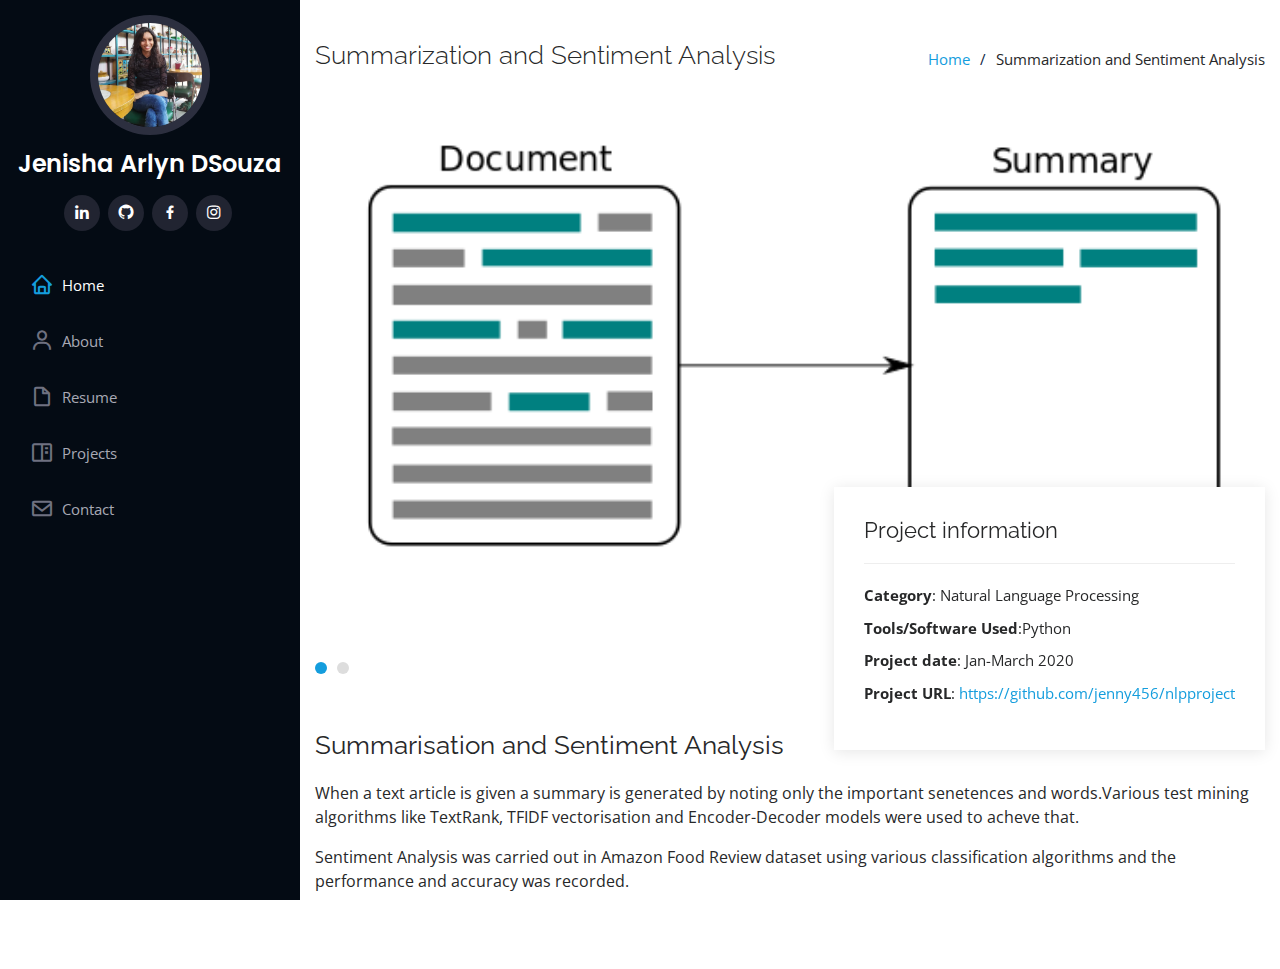
<file: projects/summary.html>
<!DOCTYPE html>
<html lang="en">

<head>
  <meta charset="utf-8">
  <meta content="width=device-width, initial-scale=1.0" name="viewport">

  <title>Project Details-nlp</title>
  <meta content="" name="descriptison">
  <meta content="" name="keywords">

  <!-- Favicons -->
  <link href="../assets/img/favicon.png" rel="icon">
  <link href="../assets/img/apple-touch-icon.png" rel="apple-touch-icon">

  <!-- Google Fonts -->
  <link href="https://fonts.googleapis.com/css?family=Open+Sans:300,300i,400,400i,600,600i,700,700i|Raleway:300,300i,400,400i,500,500i,600,600i,700,700i|Poppins:300,300i,400,400i,500,500i,600,600i,700,700i" rel="stylesheet">

  <!-- Vendor CSS Files -->
  <link href="../assets/vendor/bootstrap/css/bootstrap.min.css" rel="stylesheet">
  <link href="../assets/vendor/icofont/icofont.min.css" rel="stylesheet">
  <link href="../assets/vendor/boxicons/css/boxicons.min.css" rel="stylesheet">
  <link href="../assets/vendor/venobox/venobox.css" rel="stylesheet">
  <link href="../assets/vendor/owl.carousel/assets/owl.carousel.min.css" rel="stylesheet">
  <link href="../assets/vendor/aos/aos.css" rel="stylesheet">

  <!-- Template Main CSS File -->
  <link href="../assets/css/style.css" rel="stylesheet">

  <!-- =======================================================
  * Template Name: iPortfolio - v1.2.1
  * Template URL: https://bootstrapmade.com/iportfolio-bootstrap-portfolio-websites-template/
  * Author: BootstrapMade.com
  * License: https://bootstrapmade.com/license/
  ======================================================== -->
</head>

<body>

  <!-- ======= Mobile nav toggle button ======= -->
  <button type="button" class="mobile-nav-toggle d-xl-none"><i class="icofont-navigation-menu"></i></button>

  <!-- ======= Header ======= -->
  <header id="header">
    <div class="d-flex flex-column">

      <div class="profile">
        <img src="../assets/img/profile-img.jpeg" alt="" class="img-fluid rounded-circle">
        <h1 class="text-light"><a href="../index.html">Jenisha Arlyn DSouza</a></h1>
        <div class="social-links mt-3 text-center">     
          <a href="https://www.linkedin.com/in/jenisha-arlyn-dsouza/" class="linkedin"><i class="bx bxl-linkedin"></i></a>     
          <a href="https://github.com/jenny456" class="github"><i class="bx bxl-github"></i></a>
          <a href="https://www.facebook.com/jenisha.dsouza.5" class="facebook"><i class="bx bxl-facebook"></i></a>
          <a href="https://www.instagram.com/jenny_dsouza98/" class="instagram"><i class="bx bxl-instagram"></i></a>
          <!-- <a href="#" class="google-plus"><i class="bx bxl-skype"></i></a> -->
          
        </div>
      </div>

      <nav class="nav-menu">
        <ul>
          <li class="active"><a href="index.html"><i class="bx bx-home"></i> <span>Home</span></a></li>
          <li><a href="../index.html"><i class="bx bx-user"></i> <span>About</span></a></li>
          <li><a href="../index.html"><i class="bx bx-file-blank"></i> <span>Resume</span></a></li>
          <li><a href="../index.html"><i class="bx bx-book-content"></i> Projects</a></li>
          <li><a href="../index.html"><i class="bx bx-envelope"></i> Contact</a></li>

        </ul>
      </nav><!-- .nav-menu -->
      <button type="button" class="mobile-nav-toggle d-xl-none"><i class="icofont-navigation-menu"></i></button>

    </div>
  </header><!-- End Header -->

  <main id="main">

    <!-- ======= Breadcrumbs ======= -->
    <section id="breadcrumbs" class="breadcrumbs">
      <div class="container">

        <div class="d-flex justify-content-between align-items-center">
          <h2>Summarization and Sentiment Analysis</h2>
          <ol>
            <li><a href="../index.html">Home</a></li>
            <li>Summarization and Sentiment Analysis</li>
          </ol>
        </div>

      </div>
    </section><!-- End Breadcrumbs -->

    <!-- ======= Portfolio Details Section ======= -->
    <section id="portfolio-details" class="portfolio-details">
      <div class="container">

        <div class="portfolio-details-container">

          <div class="owl-carousel portfolio-details-carousel">
            <img src="../assets/img/summary1.png" class="img-fluid" alt="">
            <img src="../assets/img/sentiment.jpg" class="img-fluid" alt="">
            <!-- <img src="../assets/img/Form.jpeg" class="img-fluid" alt=""> -->
            <!-- <img src="assets/img/SubmissionForm.jpeg" class="img-fluid" alt=""> -->
            <!-- <img src="assets/img/Preview.jpeg" class="img-fluid" alt=""> -->
            <!-- <img src="../assets/img/Login.jpeg" class="img-fluid" alt=""> -->
            <!-- <img src="../assets/img/admin2.jpeg" class="img-fluid" alt=""> -->
          </div>

          <div class="portfolio-info">
            <h3>Project information</h3>
            <ul>
              <li><strong>Category</strong>: Natural Language Processing</li>
              <li><strong>Tools/Software Used</strong>:Python</li>
              <li><strong>Project date</strong>: Jan-March 2020</li>
              <li><strong>Project URL</strong>: <a href="https://github.com/jenny456/nlpproject">https://github.com/jenny456/nlpproject</a></li>
            </ul>
          </div>

        </div>

        <div class="portfolio-description">
          <h2>Summarisation and Sentiment Analysis</h2>
          <p>
            When a text article is given a summary is generated by noting only the important senetences and words.Various test mining algorithms like TextRank,
            TFIDF vectorisation and Encoder-Decoder models were used to acheve that.
          </p>
          <p>
              Sentiment Analysis was carried out in Amazon Food Review dataset using various classification algorithms and the performance and accuracy was recorded.
          </p>
        </div>

      </div>
    </section><!-- End Portfolio Details Section -->

  </main><!-- End #main -->

  <!-- ======= Footer ======= -->
  <!-- <footer id="footer">
    <div class="container">
      <div class="copyright">
        &copy; Copyright <strong><span>iPortfolio</span></strong>
      </div>
      <div class="credits"> -->
        <!-- All the links in the footer should remain intact. -->
        <!-- You can delete the links only if you purchased the pro version. -->
        <!-- Licensing information: https://bootstrapmade.com/license/ -->
        <!-- Purchase the pro version with working PHP/AJAX contact form: https://bootstrapmade.com/iportfolio-bootstrap-portfolio-websites-template/ -->
        <!-- Designed by <a href="https://bootstrapmade.com/">BootstrapMade</a>
      </div>
    </div>
  </footer>End  Footer -->

  <a href="#" class="back-to-top"><i class="icofont-simple-up"></i></a>

  <!-- Vendor JS Files -->
  <script src="../assets/vendor/jquery/jquery.min.js"></script>
  <script src="../assets/vendor/bootstrap/js/bootstrap.bundle.min.js"></script>
  <script src="../assets/vendor/jquery.easing/jquery.easing.min.js"></script>
  <script src="../assets/vendor/php-email-form/validate.js"></script>
  <script src="../assets/vendor/waypoints/jquery.waypoints.min.js"></script>
  <script src="../assets/vendor/counterup/counterup.min.js"></script>
  <script src="../assets/vendor/isotope-layout/isotope.pkgd.min.js"></script>
  <script src="../assets/vendor/venobox/venobox.min.js"></script>
  <script src="../assets/vendor/owl.carousel/owl.carousel.min.js"></script>
  <script src="../assets/vendor/typed.js/typed.min.js"></script>
  <script src="../assets/vendor/aos/aos.js"></script>

  <!-- Template Main JS File -->
  <script src="../assets/js/main.js"></script>

</body>

</html>
</file>
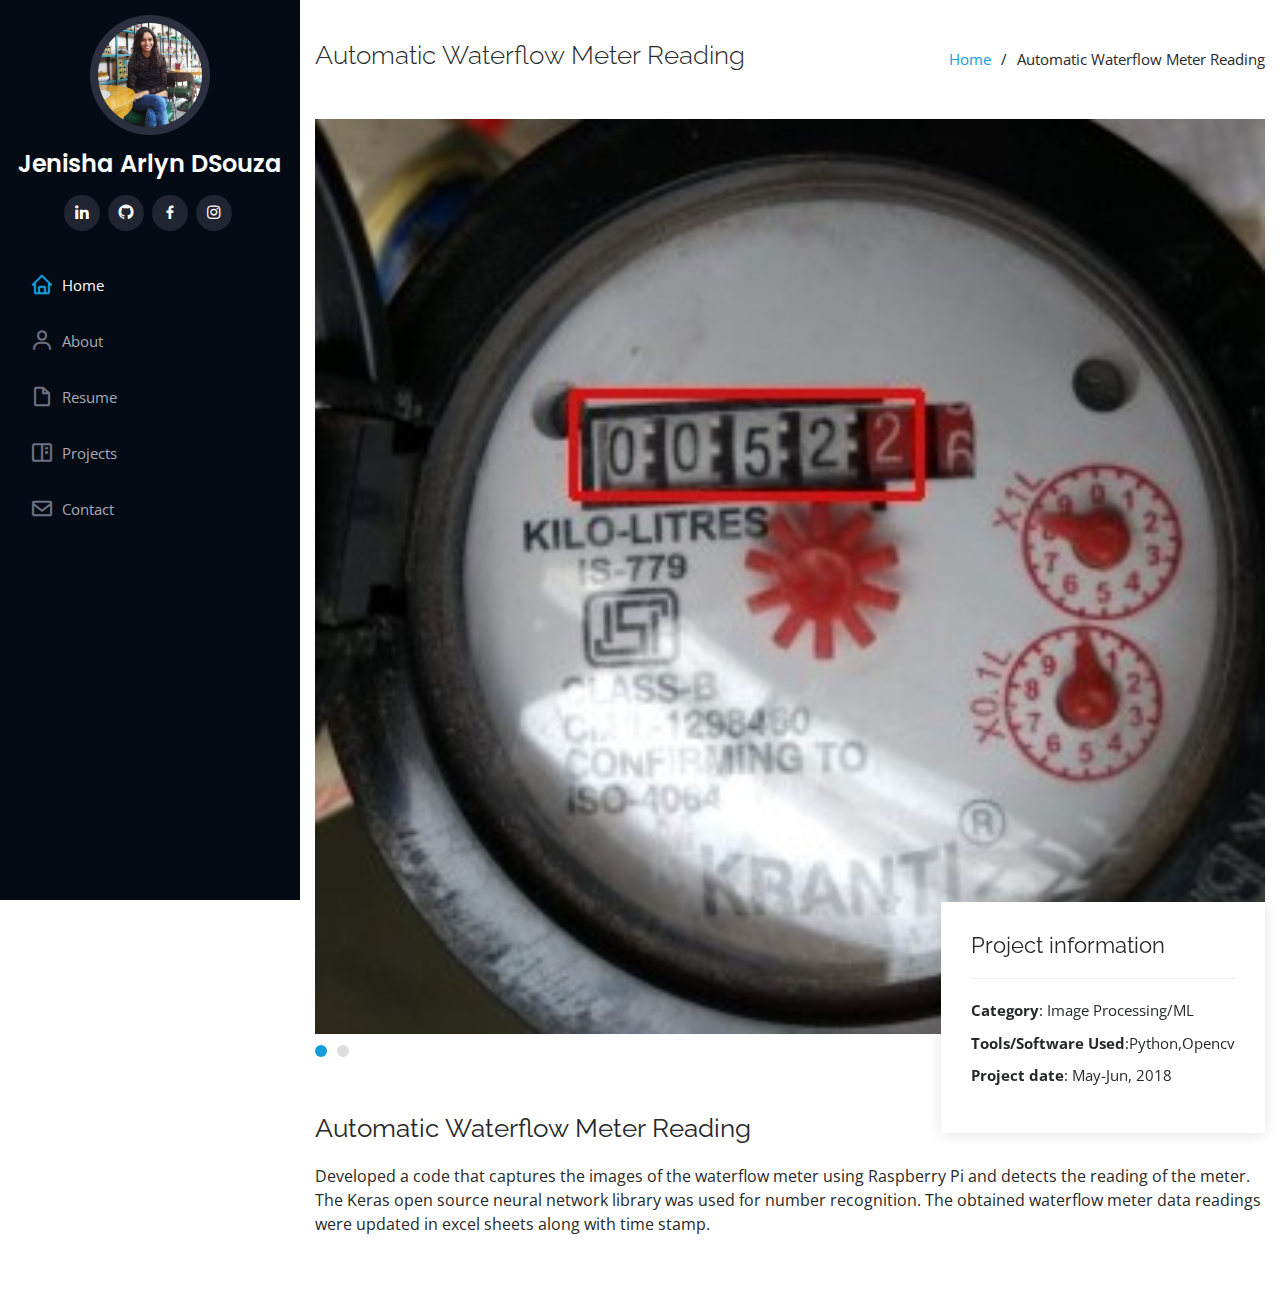
<file: projects/wfm.html>
<!DOCTYPE html>
<html lang="en">

<head>
  <meta charset="utf-8">
  <meta content="width=device-width, initial-scale=1.0" name="viewport">

  <title>Project Details-wfm</title>
  <meta content="" name="descriptison">
  <meta content="" name="keywords">

  <!-- Favicons -->
  <link href="../assets/img/favicon.png" rel="icon">
  <link href="../assets/img/apple-touch-icon.png" rel="apple-touch-icon">

  <!-- Google Fonts -->
  <link href="https://fonts.googleapis.com/css?family=Open+Sans:300,300i,400,400i,600,600i,700,700i|Raleway:300,300i,400,400i,500,500i,600,600i,700,700i|Poppins:300,300i,400,400i,500,500i,600,600i,700,700i" rel="stylesheet">

  <!-- Vendor CSS Files -->
  <link href="../assets/vendor/bootstrap/css/bootstrap.min.css" rel="stylesheet">
  <link href="../assets/vendor/icofont/icofont.min.css" rel="stylesheet">
  <link href="../assets/vendor/boxicons/css/boxicons.min.css" rel="stylesheet">
  <link href="../assets/vendor/venobox/venobox.css" rel="stylesheet">
  <link href="../assets/vendor/owl.carousel/assets/owl.carousel.min.css" rel="stylesheet">
  <link href="../assets/vendor/aos/aos.css" rel="stylesheet">

  <!-- Template Main CSS File -->
  <link href="../assets/css/style.css" rel="stylesheet">

  <!-- =======================================================
  * Template Name: iPortfolio - v1.2.1
  * Template URL: https://bootstrapmade.com/iportfolio-bootstrap-portfolio-websites-template/
  * Author: BootstrapMade.com
  * License: https://bootstrapmade.com/license/
  ======================================================== -->
</head>

<body>

  <!-- ======= Mobile nav toggle button ======= -->
  <button type="button" class="mobile-nav-toggle d-xl-none"><i class="icofont-navigation-menu"></i></button>

  <!-- ======= Header ======= -->
  <header id="header">
    <div class="d-flex flex-column">

      <div class="profile">
        <img src="../assets/img/profile-img.jpeg" alt="" class="img-fluid rounded-circle">
        <h1 class="text-light"><a href="../index.html">Jenisha Arlyn DSouza</a></h1>
        <div class="social-links mt-3 text-center">     
          <a href="https://www.linkedin.com/in/jenisha-arlyn-dsouza/" class="linkedin"><i class="bx bxl-linkedin"></i></a>     
          <a href="https://github.com/jenny456" class="github"><i class="bx bxl-github"></i></a>
          <a href="https://www.facebook.com/jenisha.dsouza.5" class="facebook"><i class="bx bxl-facebook"></i></a>
          <a href="https://www.instagram.com/jenny_dsouza98/" class="instagram"><i class="bx bxl-instagram"></i></a>
          <!-- <a href="#" class="google-plus"><i class="bx bxl-skype"></i></a> -->
          
        </div>
      </div>

      <nav class="nav-menu">
        <ul>
          <li class="active"><a href="index.html"><i class="bx bx-home"></i> <span>Home</span></a></li>
          <li><a href="../index.html"><i class="bx bx-user"></i> <span>About</span></a></li>
          <li><a href="../index.html"><i class="bx bx-file-blank"></i> <span>Resume</span></a></li>
          <li><a href="../index.html"><i class="bx bx-book-content"></i> Projects</a></li>
          <li><a href="../index.html"><i class="bx bx-envelope"></i> Contact</a></li>

        </ul>
      </nav><!-- .nav-menu -->
      <button type="button" class="mobile-nav-toggle d-xl-none"><i class="icofont-navigation-menu"></i></button>

    </div>
  </header><!-- End Header -->

  <main id="main">

    <!-- ======= Breadcrumbs ======= -->
    <section id="breadcrumbs" class="breadcrumbs">
      <div class="container">

        <div class="d-flex justify-content-between align-items-center">
          <h2>Automatic Waterflow Meter Reading</h2>
          <ol>
            <li><a href="../index.html">Home</a></li>
            <li>Automatic Waterflow Meter Reading</li>
          </ol>
        </div>

      </div>
    </section><!-- End Breadcrumbs -->

    <!-- ======= Portfolio Details Section ======= -->
    <section id="portfolio-details" class="portfolio-details">
      <div class="container">

        <div class="portfolio-details-container">

          <div class="owl-carousel portfolio-details-carousel">
            <!-- <img src="../assets/img/wfm.jpg" class="img-fluid" alt=""> -->
            <img src="../assets/img/detected.jpeg" class="img-fluid" alt="">
            <!-- <img src="../assets/img/closing4.jpeg" class="img-fluid" alt=""> -->
            <!-- <img src="assets/img/SubmissionForm.jpeg" class="img-fluid" alt=""> -->
            <!-- <img src="assets/img/Preview.jpeg" class="img-fluid" alt=""> -->
            <img src="../assets/img/Capture.PNG" class="img-fluid" alt="">
            <!-- <img src="../assets/img/admin2.jpeg" class="img-fluid" alt=""> -->
          </div>

          <div class="portfolio-info">
            <h3>Project information</h3>
            <ul>
              <li><strong>Category</strong>: Image Processing/ML</li>
              <li><strong>Tools/Software Used</strong>:Python,Opencv</li>
              <li><strong>Project date</strong>: May-Jun, 2018</li>
              <!-- <li><strong>Project URL</strong>: <a href="https://github.com/jenny456/EventRegistration">https://github.com/jenny456/EventRegistration</a></li> -->
            </ul>
          </div>

        </div>

        <div class="portfolio-description">
          <h2>Automatic Waterflow Meter Reading</h2>
          <p>
            Developed a code that captures the images of the waterﬂow meter using Raspberry Pi and detects the reading of the meter.
             The Keras open source neural network library was used for number recognition. 
             The obtained waterﬂow meter data readings were updated in excel sheets along with time stamp.
          </p>
        </div>

      </div>
    </section><!-- End Portfolio Details Section -->

  </main><!-- End #main -->

  <!-- ======= Footer ======= -->
  <!-- <footer id="footer">
    <div class="container">
      <div class="copyright">
        &copy; Copyright <strong><span>iPortfolio</span></strong>
      </div>
      <div class="credits"> -->
        <!-- All the links in the footer should remain intact. -->
        <!-- You can delete the links only if you purchased the pro version. -->
        <!-- Licensing information: https://bootstrapmade.com/license/ -->
        <!-- Purchase the pro version with working PHP/AJAX contact form: https://bootstrapmade.com/iportfolio-bootstrap-portfolio-websites-template/ -->
        <!-- Designed by <a href="https://bootstrapmade.com/">BootstrapMade</a>
      </div>
    </div>
  </footer>End  Footer -->

  <a href="#" class="back-to-top"><i class="icofont-simple-up"></i></a>

  <!-- Vendor JS Files -->
  <script src="../assets/vendor/jquery/jquery.min.js"></script>
  <script src="../assets/vendor/bootstrap/js/bootstrap.bundle.min.js"></script>
  <script src="../assets/vendor/jquery.easing/jquery.easing.min.js"></script>
  <script src="../assets/vendor/php-email-form/validate.js"></script>
  <script src="../assets/vendor/waypoints/jquery.waypoints.min.js"></script>
  <script src="../assets/vendor/counterup/counterup.min.js"></script>
  <script src="../assets/vendor/isotope-layout/isotope.pkgd.min.js"></script>
  <script src="../assets/vendor/venobox/venobox.min.js"></script>
  <script src="../assets/vendor/owl.carousel/owl.carousel.min.js"></script>
  <script src="../assets/vendor/typed.js/typed.min.js"></script>
  <script src="../assets/vendor/aos/aos.js"></script>

  <!-- Template Main JS File -->
  <script src="../assets/js/main.js"></script>

</body>

</html>
</file>
<file: assets/vendor/venobox/venobox.css>
/* ------ venobox.css --------*/
.vbox-overlay *, .vbox-overlay *:before, .vbox-overlay *:after{
    -webkit-backface-visibility: hidden;
    -webkit-box-sizing:border-box;
    -moz-box-sizing:border-box;
    box-sizing:border-box;
}
.vbox-overlay * { 
    -webkit-backface-visibility: visible;
    backface-visibility: visible;
}
.vbox-overlay{
    display: -webkit-flex;
    display: flex;
    -webkit-flex-direction: column;
    flex-direction: column;
    -webkit-justify-content: center;
    justify-content: center;
    -webkit-align-items: center;
    align-items: center;
    position: fixed;
    left: 0;
    top: 0;
    bottom: 0;
    right: 0;
    z-index: 1040;
    -webkit-transform:translateZ(1000px);
    transform: translateZ(1000px);
    transform-style: preserve-3d;
}

/* ----- navigation ----- */
.vbox-title{
    width: 100%;
    height: 40px;
    float: left;
    text-align: center;
    line-height: 28px;
    font-size: 12px;
    padding: 6px 40px;
    overflow: hidden;
    position: fixed;
    display: none;
    left: 0;
    z-index: 1050;
}
.vbox-close{
    cursor: pointer;
    position: fixed;
    top: -1px;
    right: 0;
    width: 50px;
    height: 40px;
    padding: 6px;
    display: block;
    background-position:10px center;
    overflow: hidden;
    font-size: 24px;
    line-height: 1;
    text-align: center;
    z-index: 1050;
}
.vbox-num{
    cursor: pointer;
    position: fixed;
    left: 0;
    height: 40px;
    display: block;
    overflow: hidden;
    line-height: 28px;
    font-size: 12px;
    padding: 6px 10px;
    display: none;
    z-index: 1050;
}
/* ----- navigation ARROWS ----- */
.vbox-next, .vbox-prev{
    position: fixed;
    top: 50%;
    margin-top: -15px;
    overflow: hidden;
    cursor: pointer;
    display: block;
    width: 45px;
    height: 45px;
    z-index: 1050;
}
.vbox-next span, .vbox-prev span{
    position: relative;
    width: 20px;
    height: 20px;
    border: 2px solid transparent;
    border-top-color: #B6B6B6;
    border-right-color: #B6B6B6;
    text-indent: -100px;
    position: absolute;
    top: 8px;
    display: block;
}
.vbox-prev{
    left: 15px;
}
.vbox-next{
    right: 15px;
}
.vbox-prev span{
    left: 10px;
    -ms-transform: rotate(-135deg);
    -webkit-transform: rotate(-135deg);
    transform: rotate(-135deg);
}
.vbox-next span{
    -ms-transform: rotate(45deg);
    -webkit-transform: rotate(45deg);
    transform: rotate(45deg);
    right: 10px;
}
/* ------- inline window ------ */
.vbox-inline{
    width: 420px;
    height: 315px;
    height: 70vh;
    padding: 10px;
    background: #fff;
    margin: 0 auto;
    overflow: auto;
    text-align: left;
}
/* ------- Video & iFrames window ------ */
.venoframe{
    max-width: 100%;
    width: 100%;
    border: none;
    width: 100%;
    height: 260px;
    height: 70vh;
}
.venoframe.vbvid{
    height: 260px;
}
@media (min-width: 768px) {
    .venoframe, .vbox-inline{
        width: 90%;
        height: 360px;
        height: 70vh;
    }
    .venoframe.vbvid{
        width: 640px;
        height: 360px;
    }
}
@media (min-width: 992px) {
    .venoframe, .vbox-inline{
        max-width: 1200px;
        width: 80%;
        height: 540px;
        height: 70vh;
    }
    .venoframe.vbvid{
        width: 960px;
        height: 540px;
    }
}
/* 
Please do NOT edit this part! 
or at least read this note: http://i.imgur.com/7C0ws9e.gif
*/
.vbox-open{
    overflow: hidden;
}
.vbox-container{
    position: absolute;
    left: 0;
    right: 0;
    top: 0;
    bottom: 0;
    overflow-x: hidden;
    overflow-y: scroll;
    overflow-scrolling: touch;
    -webkit-overflow-scrolling: touch;
    z-index: 20;
    max-height: 100%;

}

.vbox-content{
    text-align: center;
    float: left;
    width: 100%;
    position: relative;
    overflow: hidden;
    padding: 20px 4%;
}
.vbox-container img{
    max-width: 100%;
    height: auto;
}
.vbox-figlio{
    box-shadow: 0 0 12px rgba(0,0,0,0.19), 0 6px 6px rgba(0,0,0,0.23);
    max-width: 100%;
    text-align: initial;
}
img.vbox-figlio{
    -webkit-user-select: none;
-khtml-user-select: none;
-moz-user-select: none;
-o-user-select: none;
user-select: none;
}
.vbox-content.swipe-left{
    margin-left: -200px !important;
}
.vbox-content.swipe-right{
    margin-left: 200px !important;
}
.vbox-animated{
    webkit-transition: margin 300ms ease-out;
    transition: margin 300ms ease-out;
}

/* ---------- preloader ----------
 * SPINKIT 
 * http://tobiasahlin.com/spinkit/
-------------------------------- */
.sk-double-bounce,.sk-rotating-plane{width:40px;height:40px;margin:40px auto}.sk-rotating-plane{background-color:#333;-webkit-animation:sk-rotatePlane 1.2s infinite ease-in-out;animation:sk-rotatePlane 1.2s infinite ease-in-out}@-webkit-keyframes sk-rotatePlane{0%{-webkit-transform:perspective(120px) rotateX(0) rotateY(0);transform:perspective(120px) rotateX(0) rotateY(0)}50%{-webkit-transform:perspective(120px) rotateX(-180.1deg) rotateY(0);transform:perspective(120px) rotateX(-180.1deg) rotateY(0)}100%{-webkit-transform:perspective(120px) rotateX(-180deg) rotateY(-179.9deg);transform:perspective(120px) rotateX(-180deg) rotateY(-179.9deg)}}@keyframes sk-rotatePlane{0%{-webkit-transform:perspective(120px) rotateX(0) rotateY(0);transform:perspective(120px) rotateX(0) rotateY(0)}50%{-webkit-transform:perspective(120px) rotateX(-180.1deg) rotateY(0);transform:perspective(120px) rotateX(-180.1deg) rotateY(0)}100%{-webkit-transform:perspective(120px) rotateX(-180deg) rotateY(-179.9deg);transform:perspective(120px) rotateX(-180deg) rotateY(-179.9deg)}}.sk-double-bounce{position:relative}.sk-double-bounce .sk-child{width:100%;height:100%;border-radius:50%;background-color:#333;opacity:.6;position:absolute;top:0;left:0;-webkit-animation:sk-doubleBounce 2s infinite ease-in-out;animation:sk-doubleBounce 2s infinite ease-in-out}.sk-chasing-dots .sk-child,.sk-spinner-pulse,.sk-three-bounce .sk-child{background-color:#333;border-radius:100%}.sk-double-bounce .sk-double-bounce2{-webkit-animation-delay:-1s;animation-delay:-1s}@-webkit-keyframes sk-doubleBounce{0%,100%{-webkit-transform:scale(0);transform:scale(0)}50%{-webkit-transform:scale(1);transform:scale(1)}}@keyframes sk-doubleBounce{0%,100%{-webkit-transform:scale(0);transform:scale(0)}50%{-webkit-transform:scale(1);transform:scale(1)}}.sk-wave{margin:40px auto;width:50px;height:40px;text-align:center;font-size:10px}.sk-wave .sk-rect{background-color:#333;height:100%;width:6px;display:inline-block;-webkit-animation:sk-waveStretchDelay 1.2s infinite ease-in-out;animation:sk-waveStretchDelay 1.2s infinite ease-in-out}.sk-wave .sk-rect1{-webkit-animation-delay:-1.2s;animation-delay:-1.2s}.sk-wave .sk-rect2{-webkit-animation-delay:-1.1s;animation-delay:-1.1s}.sk-wave .sk-rect3{-webkit-animation-delay:-1s;animation-delay:-1s}.sk-wave .sk-rect4{-webkit-animation-delay:-.9s;animation-delay:-.9s}.sk-wave .sk-rect5{-webkit-animation-delay:-.8s;animation-delay:-.8s}@-webkit-keyframes sk-waveStretchDelay{0%,100%,40%{-webkit-transform:scaleY(.4);transform:scaleY(.4)}20%{-webkit-transform:scaleY(1);transform:scaleY(1)}}@keyframes sk-waveStretchDelay{0%,100%,40%{-webkit-transform:scaleY(.4);transform:scaleY(.4)}20%{-webkit-transform:scaleY(1);transform:scaleY(1)}}.sk-wandering-cubes{margin:40px auto;width:40px;height:40px;position:relative}.sk-wandering-cubes .sk-cube{background-color:#333;width:10px;height:10px;position:absolute;top:0;left:0;-webkit-animation:sk-wanderingCube 1.8s ease-in-out -1.8s infinite both;animation:sk-wanderingCube 1.8s ease-in-out -1.8s infinite both}.sk-chasing-dots,.sk-spinner-pulse{width:40px;height:40px;margin:40px auto}.sk-wandering-cubes .sk-cube2{-webkit-animation-delay:-.9s;animation-delay:-.9s}@-webkit-keyframes sk-wanderingCube{0%{-webkit-transform:rotate(0);transform:rotate(0)}25%{-webkit-transform:translateX(30px) rotate(-90deg) scale(.5);transform:translateX(30px) rotate(-90deg) scale(.5)}50%{-webkit-transform:translateX(30px) translateY(30px) rotate(-179deg);transform:translateX(30px) translateY(30px) rotate(-179deg)}50.1%{-webkit-transform:translateX(30px) translateY(30px) rotate(-180deg);transform:translateX(30px) translateY(30px) rotate(-180deg)}75%{-webkit-transform:translateX(0) translateY(30px) rotate(-270deg) scale(.5);transform:translateX(0) translateY(30px) rotate(-270deg) scale(.5)}100%{-webkit-transform:rotate(-360deg);transform:rotate(-360deg)}}@keyframes sk-wanderingCube{0%{-webkit-transform:rotate(0);transform:rotate(0)}25%{-webkit-transform:translateX(30px) rotate(-90deg) scale(.5);transform:translateX(30px) rotate(-90deg) scale(.5)}50%{-webkit-transform:translateX(30px) translateY(30px) rotate(-179deg);transform:translateX(30px) translateY(30px) rotate(-179deg)}50.1%{-webkit-transform:translateX(30px) translateY(30px) rotate(-180deg);transform:translateX(30px) translateY(30px) rotate(-180deg)}75%{-webkit-transform:translateX(0) translateY(30px) rotate(-270deg) scale(.5);transform:translateX(0) translateY(30px) rotate(-270deg) scale(.5)}100%{-webkit-transform:rotate(-360deg);transform:rotate(-360deg)}}.sk-spinner-pulse{-webkit-animation:sk-pulseScaleOut 1s infinite ease-in-out;animation:sk-pulseScaleOut 1s infinite ease-in-out}@-webkit-keyframes sk-pulseScaleOut{0%{-webkit-transform:scale(0);transform:scale(0)}100%{-webkit-transform:scale(1);transform:scale(1);opacity:0}}@keyframes sk-pulseScaleOut{0%{-webkit-transform:scale(0);transform:scale(0)}100%{-webkit-transform:scale(1);transform:scale(1);opacity:0}}.sk-chasing-dots{position:relative;text-align:center;-webkit-animation:sk-chasingDotsRotate 2s infinite linear;animation:sk-chasingDotsRotate 2s infinite linear}.sk-chasing-dots .sk-child{width:60%;height:60%;display:inline-block;position:absolute;top:0;-webkit-animation:sk-chasingDotsBounce 2s infinite ease-in-out;animation:sk-chasingDotsBounce 2s infinite ease-in-out}.sk-chasing-dots .sk-dot2{top:auto;bottom:0;-webkit-animation-delay:-1s;animation-delay:-1s}@-webkit-keyframes sk-chasingDotsRotate{100%{-webkit-transform:rotate(360deg);transform:rotate(360deg)}}@keyframes sk-chasingDotsRotate{100%{-webkit-transform:rotate(360deg);transform:rotate(360deg)}}@-webkit-keyframes sk-chasingDotsBounce{0%,100%{-webkit-transform:scale(0);transform:scale(0)}50%{-webkit-transform:scale(1);transform:scale(1)}}@keyframes sk-chasingDotsBounce{0%,100%{-webkit-transform:scale(0);transform:scale(0)}50%{-webkit-transform:scale(1);transform:scale(1)}}.sk-three-bounce{margin:40px auto;width:80px;text-align:center}.sk-three-bounce .sk-child{width:20px;height:20px;display:inline-block;-webkit-animation:sk-three-bounce 1.4s ease-in-out 0s infinite both;animation:sk-three-bounce 1.4s ease-in-out 0s infinite both}.sk-circle .sk-child:before,.sk-fading-circle .sk-circle:before{display:block;border-radius:100%;content:'';background-color:#333}.sk-three-bounce .sk-bounce1{-webkit-animation-delay:-.32s;animation-delay:-.32s}.sk-three-bounce .sk-bounce2{-webkit-animation-delay:-.16s;animation-delay:-.16s}@-webkit-keyframes sk-three-bounce{0%,100%,80%{-webkit-transform:scale(0);transform:scale(0)}40%{-webkit-transform:scale(1);transform:scale(1)}}@keyframes sk-three-bounce{0%,100%,80%{-webkit-transform:scale(0);transform:scale(0)}40%{-webkit-transform:scale(1);transform:scale(1)}}.sk-circle{margin:40px auto;width:40px;height:40px;position:relative}.sk-circle .sk-child{width:100%;height:100%;position:absolute;left:0;top:0}.sk-circle .sk-child:before{margin:0 auto;width:15%;height:15%;-webkit-animation:sk-circleBounceDelay 1.2s infinite ease-in-out both;animation:sk-circleBounceDelay 1.2s infinite ease-in-out both}.sk-circle .sk-circle2{-webkit-transform:rotate(30deg);-ms-transform:rotate(30deg);transform:rotate(30deg)}.sk-circle .sk-circle3{-webkit-transform:rotate(60deg);-ms-transform:rotate(60deg);transform:rotate(60deg)}.sk-circle .sk-circle4{-webkit-transform:rotate(90deg);-ms-transform:rotate(90deg);transform:rotate(90deg)}.sk-circle .sk-circle5{-webkit-transform:rotate(120deg);-ms-transform:rotate(120deg);transform:rotate(120deg)}.sk-circle .sk-circle6{-webkit-transform:rotate(150deg);-ms-transform:rotate(150deg);transform:rotate(150deg)}.sk-circle .sk-circle7{-webkit-transform:rotate(180deg);-ms-transform:rotate(180deg);transform:rotate(180deg)}.sk-circle .sk-circle8{-webkit-transform:rotate(210deg);-ms-transform:rotate(210deg);transform:rotate(210deg)}.sk-circle .sk-circle9{-webkit-transform:rotate(240deg);-ms-transform:rotate(240deg);transform:rotate(240deg)}.sk-circle .sk-circle10{-webkit-transform:rotate(270deg);-ms-transform:rotate(270deg);transform:rotate(270deg)}.sk-circle .sk-circle11{-webkit-transform:rotate(300deg);-ms-transform:rotate(300deg);transform:rotate(300deg)}.sk-circle .sk-circle12{-webkit-transform:rotate(330deg);-ms-transform:rotate(330deg);transform:rotate(330deg)}.sk-circle .sk-circle2:before{-webkit-animation-delay:-1.1s;animation-delay:-1.1s}.sk-circle .sk-circle3:before{-webkit-animation-delay:-1s;animation-delay:-1s}.sk-circle .sk-circle4:before{-webkit-animation-delay:-.9s;animation-delay:-.9s}.sk-circle .sk-circle5:before{-webkit-animation-delay:-.8s;animation-delay:-.8s}.sk-circle .sk-circle6:before{-webkit-animation-delay:-.7s;animation-delay:-.7s}.sk-circle .sk-circle7:before{-webkit-animation-delay:-.6s;animation-delay:-.6s}.sk-circle .sk-circle8:before{-webkit-animation-delay:-.5s;animation-delay:-.5s}.sk-circle .sk-circle9:before{-webkit-animation-delay:-.4s;animation-delay:-.4s}.sk-circle .sk-circle10:before{-webkit-animation-delay:-.3s;animation-delay:-.3s}.sk-circle .sk-circle11:before{-webkit-animation-delay:-.2s;animation-delay:-.2s}.sk-circle .sk-circle12:before{-webkit-animation-delay:-.1s;animation-delay:-.1s}@-webkit-keyframes sk-circleBounceDelay{0%,100%,80%{-webkit-transform:scale(0);transform:scale(0)}40%{-webkit-transform:scale(1);transform:scale(1)}}@keyframes sk-circleBounceDelay{0%,100%,80%{-webkit-transform:scale(0);transform:scale(0)}40%{-webkit-transform:scale(1);transform:scale(1)}}.sk-cube-grid{width:40px;height:40px;margin:40px auto}.sk-cube-grid .sk-cube{width:33.33%;height:33.33%;background-color:#333;float:left;-webkit-animation:sk-cubeGridScaleDelay 1.3s infinite ease-in-out;animation:sk-cubeGridScaleDelay 1.3s infinite ease-in-out}.sk-cube-grid .sk-cube1{-webkit-animation-delay:.2s;animation-delay:.2s}.sk-cube-grid .sk-cube2{-webkit-animation-delay:.3s;animation-delay:.3s}.sk-cube-grid .sk-cube3{-webkit-animation-delay:.4s;animation-delay:.4s}.sk-cube-grid .sk-cube4{-webkit-animation-delay:.1s;animation-delay:.1s}.sk-cube-grid .sk-cube5{-webkit-animation-delay:.2s;animation-delay:.2s}.sk-cube-grid .sk-cube6{-webkit-animation-delay:.3s;animation-delay:.3s}.sk-cube-grid .sk-cube7{-webkit-animation-delay:0ms;animation-delay:0ms}.sk-cube-grid .sk-cube8{-webkit-animation-delay:.1s;animation-delay:.1s}.sk-cube-grid .sk-cube9{-webkit-animation-delay:.2s;animation-delay:.2s}@-webkit-keyframes sk-cubeGridScaleDelay{0%,100%,70%{-webkit-transform:scale3D(1,1,1);transform:scale3D(1,1,1)}35%{-webkit-transform:scale3D(0,0,1);transform:scale3D(0,0,1)}}@keyframes sk-cubeGridScaleDelay{0%,100%,70%{-webkit-transform:scale3D(1,1,1);transform:scale3D(1,1,1)}35%{-webkit-transform:scale3D(0,0,1);transform:scale3D(0,0,1)}}.sk-fading-circle{margin:40px auto;width:40px;height:40px;position:relative}.sk-fading-circle .sk-circle{width:100%;height:100%;position:absolute;left:0;top:0}.sk-fading-circle .sk-circle:before{margin:0 auto;width:15%;height:15%;-webkit-animation:sk-circleFadeDelay 1.2s infinite ease-in-out both;animation:sk-circleFadeDelay 1.2s infinite ease-in-out both}.sk-fading-circle .sk-circle2{-webkit-transform:rotate(30deg);-ms-transform:rotate(30deg);transform:rotate(30deg)}.sk-fading-circle .sk-circle3{-webkit-transform:rotate(60deg);-ms-transform:rotate(60deg);transform:rotate(60deg)}.sk-fading-circle .sk-circle4{-webkit-transform:rotate(90deg);-ms-transform:rotate(90deg);transform:rotate(90deg)}.sk-fading-circle .sk-circle5{-webkit-transform:rotate(120deg);-ms-transform:rotate(120deg);transform:rotate(120deg)}.sk-fading-circle .sk-circle6{-webkit-transform:rotate(150deg);-ms-transform:rotate(150deg);transform:rotate(150deg)}.sk-fading-circle .sk-circle7{-webkit-transform:rotate(180deg);-ms-transform:rotate(180deg);transform:rotate(180deg)}.sk-fading-circle .sk-circle8{-webkit-transform:rotate(210deg);-ms-transform:rotate(210deg);transform:rotate(210deg)}.sk-fading-circle .sk-circle9{-webkit-transform:rotate(240deg);-ms-transform:rotate(240deg);transform:rotate(240deg)}.sk-fading-circle .sk-circle10{-webkit-transform:rotate(270deg);-ms-transform:rotate(270deg);transform:rotate(270deg)}.sk-fading-circle .sk-circle11{-webkit-transform:rotate(300deg);-ms-transform:rotate(300deg);transform:rotate(300deg)}.sk-fading-circle .sk-circle12{-webkit-transform:rotate(330deg);-ms-transform:rotate(330deg);transform:rotate(330deg)}.sk-fading-circle .sk-circle2:before{-webkit-animation-delay:-1.1s;animation-delay:-1.1s}.sk-fading-circle .sk-circle3:before{-webkit-animation-delay:-1s;animation-delay:-1s}.sk-fading-circle .sk-circle4:before{-webkit-animation-delay:-.9s;animation-delay:-.9s}.sk-fading-circle .sk-circle5:before{-webkit-animation-delay:-.8s;animation-delay:-.8s}.sk-fading-circle .sk-circle6:before{-webkit-animation-delay:-.7s;animation-delay:-.7s}.sk-fading-circle .sk-circle7:before{-webkit-animation-delay:-.6s;animation-delay:-.6s}.sk-fading-circle .sk-circle8:before{-webkit-animation-delay:-.5s;animation-delay:-.5s}.sk-fading-circle .sk-circle9:before{-webkit-animation-delay:-.4s;animation-delay:-.4s}.sk-fading-circle .sk-circle10:before{-webkit-animation-delay:-.3s;animation-delay:-.3s}.sk-fading-circle .sk-circle11:before{-webkit-animation-delay:-.2s;animation-delay:-.2s}.sk-fading-circle .sk-circle12:before{-webkit-animation-delay:-.1s;animation-delay:-.1s}@-webkit-keyframes sk-circleFadeDelay{0%,100%,39%{opacity:0}40%{opacity:1}}@keyframes sk-circleFadeDelay{0%,100%,39%{opacity:0}40%{opacity:1}}.sk-folding-cube{margin:40px auto;width:40px;height:40px;position:relative;-webkit-transform:rotateZ(45deg);transform:rotateZ(45deg)}.sk-folding-cube .sk-cube{float:left;width:50%;height:50%;position:relative;-webkit-transform:scale(1.1);-ms-transform:scale(1.1);transform:scale(1.1)}.sk-folding-cube .sk-cube:before{content:'';position:absolute;top:0;left:0;width:100%;height:100%;background-color:#333;-webkit-animation:sk-foldCubeAngle 2.4s infinite linear both;animation:sk-foldCubeAngle 2.4s infinite linear both;-webkit-transform-origin:100% 100%;-ms-transform-origin:100% 100%;transform-origin:100% 100%}.sk-folding-cube .sk-cube2{-webkit-transform:scale(1.1) rotateZ(90deg);transform:scale(1.1) rotateZ(90deg)}.sk-folding-cube .sk-cube3{-webkit-transform:scale(1.1) rotateZ(180deg);transform:scale(1.1) rotateZ(180deg)}.sk-folding-cube .sk-cube4{-webkit-transform:scale(1.1) rotateZ(270deg);transform:scale(1.1) rotateZ(270deg)}.sk-folding-cube .sk-cube2:before{-webkit-animation-delay:.3s;animation-delay:.3s}.sk-folding-cube .sk-cube3:before{-webkit-animation-delay:.6s;animation-delay:.6s}.sk-folding-cube .sk-cube4:before{-webkit-animation-delay:.9s;animation-delay:.9s}@-webkit-keyframes sk-foldCubeAngle{0%,10%{-webkit-transform:perspective(140px) rotateX(-180deg);transform:perspective(140px) rotateX(-180deg);opacity:0}25%,75%{-webkit-transform:perspective(140px) rotateX(0);transform:perspective(140px) rotateX(0);opacity:1}100%,90%{-webkit-transform:perspective(140px) rotateY(180deg);transform:perspective(140px) rotateY(180deg);opacity:0}}@keyframes sk-foldCubeAngle{0%,10%{-webkit-transform:perspective(140px) rotateX(-180deg);transform:perspective(140px) rotateX(-180deg);opacity:0}25%,75%{-webkit-transform:perspective(140px) rotateX(0);transform:perspective(140px) rotateX(0);opacity:1}100%,90%{-webkit-transform:perspective(140px) rotateY(180deg);transform:perspective(140px) rotateY(180deg);opacity:0}}
</file>
<file: assets/css/style.css>
/**
* Template Name: iPortfolio - v1.2.1
* Template URL: https://bootstrapmade.com/iportfolio-bootstrap-portfolio-websites-template/
* Author: BootstrapMade.com
* License: https://bootstrapmade.com/license/
*/

/*--------------------------------------------------------------
# General
--------------------------------------------------------------*/
body {
  font-family: "Open Sans", sans-serif;
  color: #272829;
}

a {
  color: #149ddd;
}

a:hover {
  color: #37b3ed;
  text-decoration: none;
}

h1, h2, h3, h4, h5, h6 {
  font-family: "Raleway", sans-serif;
}

/*--------------------------------------------------------------
# Back to top button
--------------------------------------------------------------*/
.back-to-top {
  position: fixed;
  display: none;
  width: 40px;
  height: 40px;
  border-radius: 50px;
  right: 15px;
  bottom: 15px;
  background: #149ddd;
  color: #fff;
  transition: display 0.5s ease-in-out;
  z-index: 99999;
}

.back-to-top i {
  font-size: 24px;
  position: absolute;
  top: 7px;
  left: 8px;
}

.back-to-top:hover {
  color: #fff;
  background: #2eafec;
  transition: background 0.2s ease-in-out;
}

/*--------------------------------------------------------------
# Header
--------------------------------------------------------------*/
#header {
  position: fixed;
  top: 0;
  left: 0;
  bottom: 0;
  width: 300px;
  transition: all ease-in-out 0.5s;
  z-index: 9997;
  transition: all 0.5s;
  padding: 0 15px;
  background: #040b14;
  overflow-y: auto;
}

#header .profile img {
  margin: 15px auto;
  display: block;
  width: 120px;
  border: 8px solid #2c2f3f;
}

#header .profile h1 {
  font-size: 24px;
  margin: 0;
  padding: 0;
  font-weight: 600;
  -moz-text-align-last: center;
  text-align-last: center;
  font-family: "Poppins", sans-serif;
}

#header .profile h1 a, #header .profile h1 a:hover {
  color: #fff;
  text-decoration: none;
}

#header .profile .social-links a {
  font-size: 18px;
  display: inline-block;
  background: #212431;
  color: #fff;
  line-height: 1;
  padding: 8px 0;
  margin-right: 4px;
  border-radius: 50%;
  text-align: center;
  width: 36px;
  height: 36px;
  transition: 0.3s;
}

#header .profile .social-links a:hover {
  background: #149ddd;
  color: #fff;
  text-decoration: none;
}

#main {
  margin-left: 300px;
}

@media (max-width: 1199px) {
  #header {
    left: -300px;
  }
  #main {
    margin-left: 0;
  }
}

/*--------------------------------------------------------------
# Navigation Menu
--------------------------------------------------------------*/
/* Desktop Navigation */
.nav-menu {
  padding-top: 30px;
}

.nav-menu * {
  margin: 0;
  padding: 0;
  list-style: none;
}

.nav-menu > ul > li {
  position: relative;
  white-space: nowrap;
}

.nav-menu a {
  display: flex;
  align-items: center;
  color: #a8a9b4;
  padding: 12px 15px;
  margin-bottom: 8px;
  transition: 0.3s;
  font-size: 15px;
}

.nav-menu a i {
  font-size: 24px;
  padding-right: 8px;
  color: #6f7180;
}

.nav-menu a:hover, .nav-menu .active > a, .nav-menu li:hover > a {
  text-decoration: none;
  color: #fff;
}

.nav-menu a:hover i, .nav-menu .active > a i, .nav-menu li:hover > a i {
  color: #149ddd;
}

/* Mobile Navigation */
.mobile-nav-toggle {
  position: fixed;
  right: 15px;
  top: 15px;
  z-index: 9998;
  border: 0;
  background: none;
  font-size: 24px;
  transition: all 0.4s;
  outline: none !important;
  line-height: 1;
  cursor: pointer;
  text-align: right;
}

.mobile-nav-toggle i {
  color: #149ddd;
}

.mobile-nav-active {
  overflow: hidden;
}

.mobile-nav-active #header {
  left: 0;
}

.mobile-nav-active .mobile-nav-toggle i {
  color: #fff;
}

/*--------------------------------------------------------------
# Hero Section
--------------------------------------------------------------*/
#hero {
  width: 100%;
  height: 100vh;
  background: url("../img/hero-bg.jpg") top center;
  background-size: cover;
}

#hero:before {
  content: "";
  background: rgba(5, 13, 24, 0.3);
  position: absolute;
  bottom: 0;
  top: 0;
  left: 0;
  right: 0;
  z-index: 1;
}

#hero .hero-container {
  position: relative;
  z-index: 2;
  min-width: 300px;
}

#hero h1 {
  margin: 0 0 10px 0;
  font-size: 64px;
  font-weight: 700;
  line-height: 56px;
  color: #fff;
}

#hero p {
  color: #fff;
  margin-bottom: 50px;
  font-size: 26px;
  font-family: "Poppins", sans-serif;
}

#hero p span {
  color: #fff;
  padding-bottom: 4px;
  letter-spacing: 1px;
  /* border-bottom: 3px solid #149ddd; */
}

@media (min-width: 1024px) {
  #hero {
    background-attachment: fixed;
  }
}

@media (max-width: 768px) {
  #hero h1 {
    font-size: 28px;
    line-height: 36px;
  }
  #hero h2 {
    font-size: 18px;
    line-height: 24px;
    margin-bottom: 30px;
  }
}

/*--------------------------------------------------------------
# Sections General
--------------------------------------------------------------*/
section {
  padding: 60px 0;
  overflow: hidden;
}

.section-bg {
  background: #f5f8fd;
}

.section-title {
  padding-bottom: 30px;
}

.section-title h2 {
  font-size: 32px;
  font-weight: bold;
  margin-bottom: 20px;
  padding-bottom: 20px;
  position: relative;
  color: #173b6c;
}

.section-title h2::after {
  content: '';
  position: absolute;
  display: block;
  width: 50px;
  height: 3px;
  background: #149ddd;
  bottom: 0;
  left: 0;
}

.section-title p {
  margin-bottom: 0;
}

/*--------------------------------------------------------------
# About
--------------------------------------------------------------*/
.about .content h3 {
  font-weight: 700;
  font-size: 26px;
  color: #173b6c;
}

.about .content ul {
  list-style: none;
  padding: 0;
}

.about .content ul li {
  padding-bottom: 10px;
}

.about .content ul i {
  font-size: 20px;
  padding-right: 2px;
  color: #149ddd;
}

.about .content p:last-child {
  margin-bottom: 0;
}

/*--------------------------------------------------------------
# Facts
--------------------------------------------------------------*/
.facts {
  padding-bottom: 30px;
}

.facts .count-box {
  padding: 30px;
  width: 100%;
}

.facts .count-box i {
  display: block;
  font-size: 44px;
  color: #149ddd;
  float: left;
}

.facts .count-box span {
  font-size: 48px;
  line-height: 40px;
  display: block;
  font-weight: 700;
  color: #050d18;
  margin-left: 60px;
}

.facts .count-box p {
  padding: 15px 0 0 0;
  margin: 0 0 0 60px;
  font-family: "Raleway", sans-serif;
  font-size: 14px;
  color: #122f57;
}

.facts .count-box a {
  font-weight: 600;
  display: block;
  margin-top: 20px;
  color: #122f57;
  font-size: 15px;
  font-family: "Poppins", sans-serif;
  transition: ease-in-out 0.3s;
}

.facts .count-box a:hover {
  color: #1f5297;
}

/*--------------------------------------------------------------
# Akills
--------------------------------------------------------------*/
.skills .progress {
  height: 50px;
  display: block;
  background: none;
}

.skills .progress .skill {
  padding: 0;
  margin: 0 0 6px 0;
  text-transform: uppercase;
  display: block;
  font-weight: 600;
  font-family: "Poppins", sans-serif;
  color: #050d18;
}

.skills .progress .skill .val {
  float: right;
  font-style: normal;
}

.skills .progress-bar-wrap {
  background: #dce8f8;
}

.skills .progress-bar {
  width: 1px;
  height: 10px;
  transition: .9s;
  background-color: #149ddd;
}

/*--------------------------------------------------------------
# Resume
--------------------------------------------------------------*/
.resume .resume-title {
  font-size: 26px;
  font-weight: 700;
  margin-top: 20px;
  margin-bottom: 20px;
  color: #050d18;
}

.resume .resume-item {
  padding: 0 0 20px 20px;
  margin-top: -2px;
  border-left: 2px solid #1f5297;
  position: relative;
}

.resume .resume-item h4 {
  line-height: 18px;
  font-size: 18px;
  font-weight: 600;
  text-transform: uppercase;
  font-family: "Poppins", sans-serif;
  color: #050d18;
  margin-bottom: 10px;
}

.resume .resume-item h5 {
  font-size: 16px;
  background: #e4edf9;
  padding: 5px 15px;
  display: inline-block;
  font-weight: 600;
  margin-bottom: 10px;
}

.resume .resume-item ul {
  padding-left: 20px;
}

.resume .resume-item ul li {
  padding-bottom: 10px;
}

.resume .resume-item:last-child {
  padding-bottom: 0;
}

.resume .resume-item::before {
  content: "";
  position: absolute;
  width: 16px;
  height: 16px;
  border-radius: 50px;
  left: -9px;
  top: 0;
  background: #fff;
  border: 2px solid #1f5297;
}

/*--------------------------------------------------------------
# Portfolio
--------------------------------------------------------------*/
.portfolio .portfolio-item {
  margin-bottom: 30px;
}

.portfolio #portfolio-flters {
  padding: 0;
  margin: 0 auto 35px auto;
  list-style: none;
  text-align: center;
  background: #fff;
  border-radius: 50px;
  padding: 2px 15px;
}

.portfolio #portfolio-flters li {
  cursor: pointer;
  display: inline-block;
  padding: 10px 15px 8px 15px;
  font-size: 14px;
  font-weight: 600;
  line-height: 1;
  text-transform: uppercase;
  color: #272829;
  margin-bottom: 5px;
  transition: all 0.3s ease-in-out;
}

.portfolio #portfolio-flters li:hover, .portfolio #portfolio-flters li.filter-active {
  color: #149ddd;
}

.portfolio #portfolio-flters li:last-child {
  margin-right: 0;
}

.portfolio .portfolio-wrap {
  transition: 0.3s;
  position: relative;
  overflow: hidden;
  z-index: 1;
}

.portfolio .portfolio-wrap::before {
  content: "";
  background: rgba(255, 255, 255, 0.5);
  position: absolute;
  left: 0;
  right: 0;
  top: 0;
  bottom: 0;
  transition: all ease-in-out 0.3s;
  z-index: 2;
  opacity: 0;
}

.portfolio .portfolio-wrap .portfolio-links {
  opacity: 1;
  left: 0;
  right: 0;
  bottom: -60px;
  z-index: 3;
  position: absolute;
  transition: all ease-in-out 0.3s;
  display: flex;
  justify-content: center;
}

.portfolio .portfolio-wrap .portfolio-links a {
  color: #fff;
  font-size: 28px;
  text-align: center;
  background: rgba(20, 157, 221, 0.75);
  transition: 0.3s;
  width: 50%;
}

.portfolio .portfolio-wrap .portfolio-links a:hover {
  background: rgba(20, 157, 221, 0.95);
}

.portfolio .portfolio-wrap .portfolio-links a + a {
  border-left: 1px solid #37b3ed;
}

.portfolio .portfolio-wrap:hover::before {
  top: 0;
  left: 0;
  right: 0;
  bottom: 0;
  opacity: 1;
}

.portfolio .portfolio-wrap:hover .portfolio-links {
  opacity: 1;
  bottom: 0;
}

/*--------------------------------------------------------------
# Services
--------------------------------------------------------------*/
.services .icon-box {
  margin-bottom: 20px;
}

.services .icon {
  float: left;
  display: flex;
  align-items: center;
  justify-content: center;
  width: 54px;
  height: 54px;
  background: #149ddd;
  border-radius: 50%;
  transition: 0.5s;
  border: 1px solid #149ddd;
}

.services .icon i {
  color: #fff;
  font-size: 24px;
}

.services .icon-box:hover .icon {
  background: #fff;
}

.services .icon-box:hover .icon i {
  color: #149ddd;
}

.services .title {
  margin-left: 80px;
  font-weight: 700;
  margin-bottom: 15px;
  font-size: 18px;
}

.services .title a {
  color: #343a40;
}

.services .title a:hover {
  color: #149ddd;
}

.services .description {
  margin-left: 80px;
  line-height: 24px;
  font-size: 14px;
}

/*--------------------------------------------------------------
# Testimonials
--------------------------------------------------------------*/
.testimonials .testimonial-item {
  box-sizing: content-box;
  text-align: center;
  min-height: 320px;
}

.testimonials .testimonial-item .testimonial-img {
  width: 90px;
  border-radius: 50%;
  margin: 0 auto;
}

.testimonials .testimonial-item h3 {
  font-size: 18px;
  font-weight: bold;
  margin: 10px 0 5px 0;
  color: #111;
}

.testimonials .testimonial-item h4 {
  font-size: 14px;
  color: #999;
  margin: 0;
}

.testimonials .testimonial-item .quote-icon-left, .testimonials .testimonial-item .quote-icon-right {
  color: #c3e8fa;
  font-size: 26px;
}

.testimonials .testimonial-item .quote-icon-left {
  display: inline-block;
  left: -5px;
  position: relative;
}

.testimonials .testimonial-item .quote-icon-right {
  display: inline-block;
  right: -5px;
  position: relative;
  top: 10px;
}

.testimonials .testimonial-item p {
  font-style: italic;
  margin: 0 15px 15px 15px;
  padding: 20px;
  background: #fff;
  position: relative;
  margin-bottom: 35px;
  border-radius: 6px;
  box-shadow: 0px 2px 15px rgba(0, 0, 0, 0.1);
}

.testimonials .testimonial-item p::after {
  content: "";
  width: 0;
  height: 0;
  border-top: 20px solid #fff;
  border-right: 20px solid transparent;
  border-left: 20px solid transparent;
  position: absolute;
  bottom: -20px;
  left: calc(50% - 20px);
}

.testimonials .owl-nav, .testimonials .owl-dots {
  margin-top: 5px;
  text-align: center;
}

.testimonials .owl-dot {
  display: inline-block;
  margin: 0 5px;
  width: 12px;
  height: 12px;
  border-radius: 50%;
  background-color: #ddd !important;
}

.testimonials .owl-dot.active {
  background-color: #149ddd !important;
}

@media (max-width: 767px) {
  .testimonials {
    margin: 30px 10px;
  }
}

/*--------------------------------------------------------------
# Contact
--------------------------------------------------------------*/
.contact {
  padding-bottom: 130px;
}

.contact .info {
  padding: 30px;
  background: #fff;
  width: 100%;
  box-shadow: 0 0 24px 0 rgba(0, 0, 0, 0.12);
}

.contact .info i {
  font-size: 20px;
  color: #149ddd;
  float: left;
  width: 44px;
  height: 44px;
  background: #dff3fc;
  display: flex;
  justify-content: center;
  align-items: center;
  border-radius: 50px;
  transition: all 0.3s ease-in-out;
}

.contact .info h4 {
  padding: 0 0 0 60px;
  font-size: 22px;
  font-weight: 600;
  margin-bottom: 5px;
  color: #050d18;
}

.contact .info p {
  padding: 0 0 10px 60px;
  margin-bottom: 20px;
  font-size: 14px;
  color: #173b6c;
}

.contact .info .email p {
  padding-top: 5px;
}

.contact .info .social-links {
  padding-left: 60px;
}

.contact .info .social-links a {
  font-size: 18px;
  display: inline-block;
  background: #333;
  color: #fff;
  line-height: 1;
  padding: 8px 0;
  border-radius: 50%;
  text-align: center;
  width: 36px;
  height: 36px;
  transition: 0.3s;
  margin-right: 10px;
}

.contact .info .social-links a:hover {
  background: #149ddd;
  color: #fff;
}

.contact .info .email:hover i, .contact .info .address:hover i, .contact .info .phone:hover i {
  background: #149ddd;
  color: #fff;
}

.contact .php-email-form {
  width: 100%;
  padding: 30px;
  background: #fff;
  box-shadow: 0 0 24px 0 rgba(0, 0, 0, 0.12);
}

.contact .php-email-form .form-group {
  padding-bottom: 8px;
}

.contact .php-email-form .validate {
  display: none;
  color: red;
  margin: 0 0 15px 0;
  font-weight: 400;
  font-size: 13px;
}

.contact .php-email-form .error-message {
  display: none;
  color: #fff;
  background: #ed3c0d;
  text-align: center;
  padding: 15px;
  font-weight: 600;
}

.contact .php-email-form .sent-message {
  display: none;
  color: #fff;
  background: #18d26e;
  text-align: center;
  padding: 15px;
  font-weight: 600;
}

.contact .php-email-form .loading {
  display: none;
  background: #fff;
  text-align: center;
  padding: 15px;
}

.contact .php-email-form .loading:before {
  content: "";
  display: inline-block;
  border-radius: 50%;
  width: 24px;
  height: 24px;
  margin: 0 10px -6px 0;
  border: 3px solid #18d26e;
  border-top-color: #eee;
  -webkit-animation: animate-loading 1s linear infinite;
  animation: animate-loading 1s linear infinite;
}

.contact .php-email-form input, .contact .php-email-form textarea {
  border-radius: 0;
  box-shadow: none;
  font-size: 14px;
}

.contact .php-email-form input {
  height: 44px;
}

.contact .php-email-form textarea {
  padding: 10px 12px;
}

.contact .php-email-form button[type="submit"] {
  background: #149ddd;
  border: 0;
  padding: 10px 24px;
  color: #fff;
  transition: 0.4s;
  border-radius: 4px;
}

.contact .php-email-form button[type="submit"]:hover {
  background: #37b3ed;
}

@-webkit-keyframes animate-loading {
  0% {
    transform: rotate(0deg);
  }
  100% {
    transform: rotate(360deg);
  }
}

@keyframes animate-loading {
  0% {
    transform: rotate(0deg);
  }
  100% {
    transform: rotate(360deg);
  }
}

/*--------------------------------------------------------------
# Breadcrumbs
--------------------------------------------------------------*/
.breadcrumbs {
  padding: 40px 0;
}

.breadcrumbs h2 {
  font-size: 26px;
  font-weight: 300;
}

.breadcrumbs ol {
  display: flex;
  flex-wrap: wrap;
  list-style: none;
  padding: 0;
  margin: 0;
  font-size: 15px;
}

.breadcrumbs ol li + li {
  padding-left: 10px;
}

.breadcrumbs ol li + li::before {
  display: inline-block;
  padding-right: 10px;
  color: #0e2442;
  content: "/";
}

@media (max-width: 768px) {
  .breadcrumbs .d-flex {
    display: block !important;
  }
  .breadcrumbs ol {
    display: block;
  }
  .breadcrumbs ol li {
    display: inline-block;
  }
}

/*--------------------------------------------------------------
# Portfolio Details
--------------------------------------------------------------*/
.portfolio-details {
  padding-top: 0;
}

.portfolio-details .portfolio-details-container {
  position: relative;
}

.portfolio-details .portfolio-details-carousel {
  position: relative;
  z-index: 1;
}

.portfolio-details .portfolio-details-carousel .owl-nav, .portfolio-details .portfolio-details-carousel .owl-dots {
  margin-top: 5px;
  text-align: left;
}

.portfolio-details .portfolio-details-carousel .owl-dot {
  display: inline-block;
  margin: 0 10px 0 0;
  width: 12px;
  height: 12px;
  border-radius: 50%;
  background-color: #ddd !important;
}

.portfolio-details .portfolio-details-carousel .owl-dot.active {
  background-color: #149ddd !important;
}

.portfolio-details .portfolio-info {
  padding: 30px;
  position: absolute;
  right: 0;
  bottom: -70px;
  background: #fff;
  box-shadow: 0px 2px 15px rgba(0, 0, 0, 0.1);
  z-index: 2;
}

.portfolio-details .portfolio-info h3 {
  font-size: 22px;
  font-weight: 400;
  margin-bottom: 20px;
  padding-bottom: 20px;
  border-bottom: 1px solid #eee;
}

.portfolio-details .portfolio-info ul {
  list-style: none;
  padding: 0;
  font-size: 15px;
}

.portfolio-details .portfolio-info ul li + li {
  margin-top: 10px;
}

.portfolio-details .portfolio-description {
  padding-top: 50px;
}

.portfolio-details .portfolio-description h2 {
  width: 50%;
  font-size: 26px;
  font-weight: 400;
  margin-bottom: 20px;
}

.portfolio-details .portfolio-description p {
  padding: 0;
}

@media (max-width: 768px) {
  .portfolio-details .portfolio-description h2 {
    width: 100%;
  }
  .portfolio-details .portfolio-info {
    position: static;
    margin-top: 30px;
  }
}

/*--------------------------------------------------------------
# Footer
--------------------------------------------------------------*/
#footer {
  padding: 15px;
  color: #f4f6fd;
  font-size: 14px;
  position: fixed;
  left: 0;
  bottom: 0;
  width: 300px;
  z-index: 9999;
  background: #040b14;
}

#footer .copyright {
  text-align: center;
}

#footer .credits {
  padding-top: 5px;
  text-align: center;
  font-size: 13px;
  color: #eaebf0;
}

@media (max-width: 1199px) {
  #footer {
    position: static;
    width: auto;
    padding-right: 20px 15px;
  }
}
</file>
